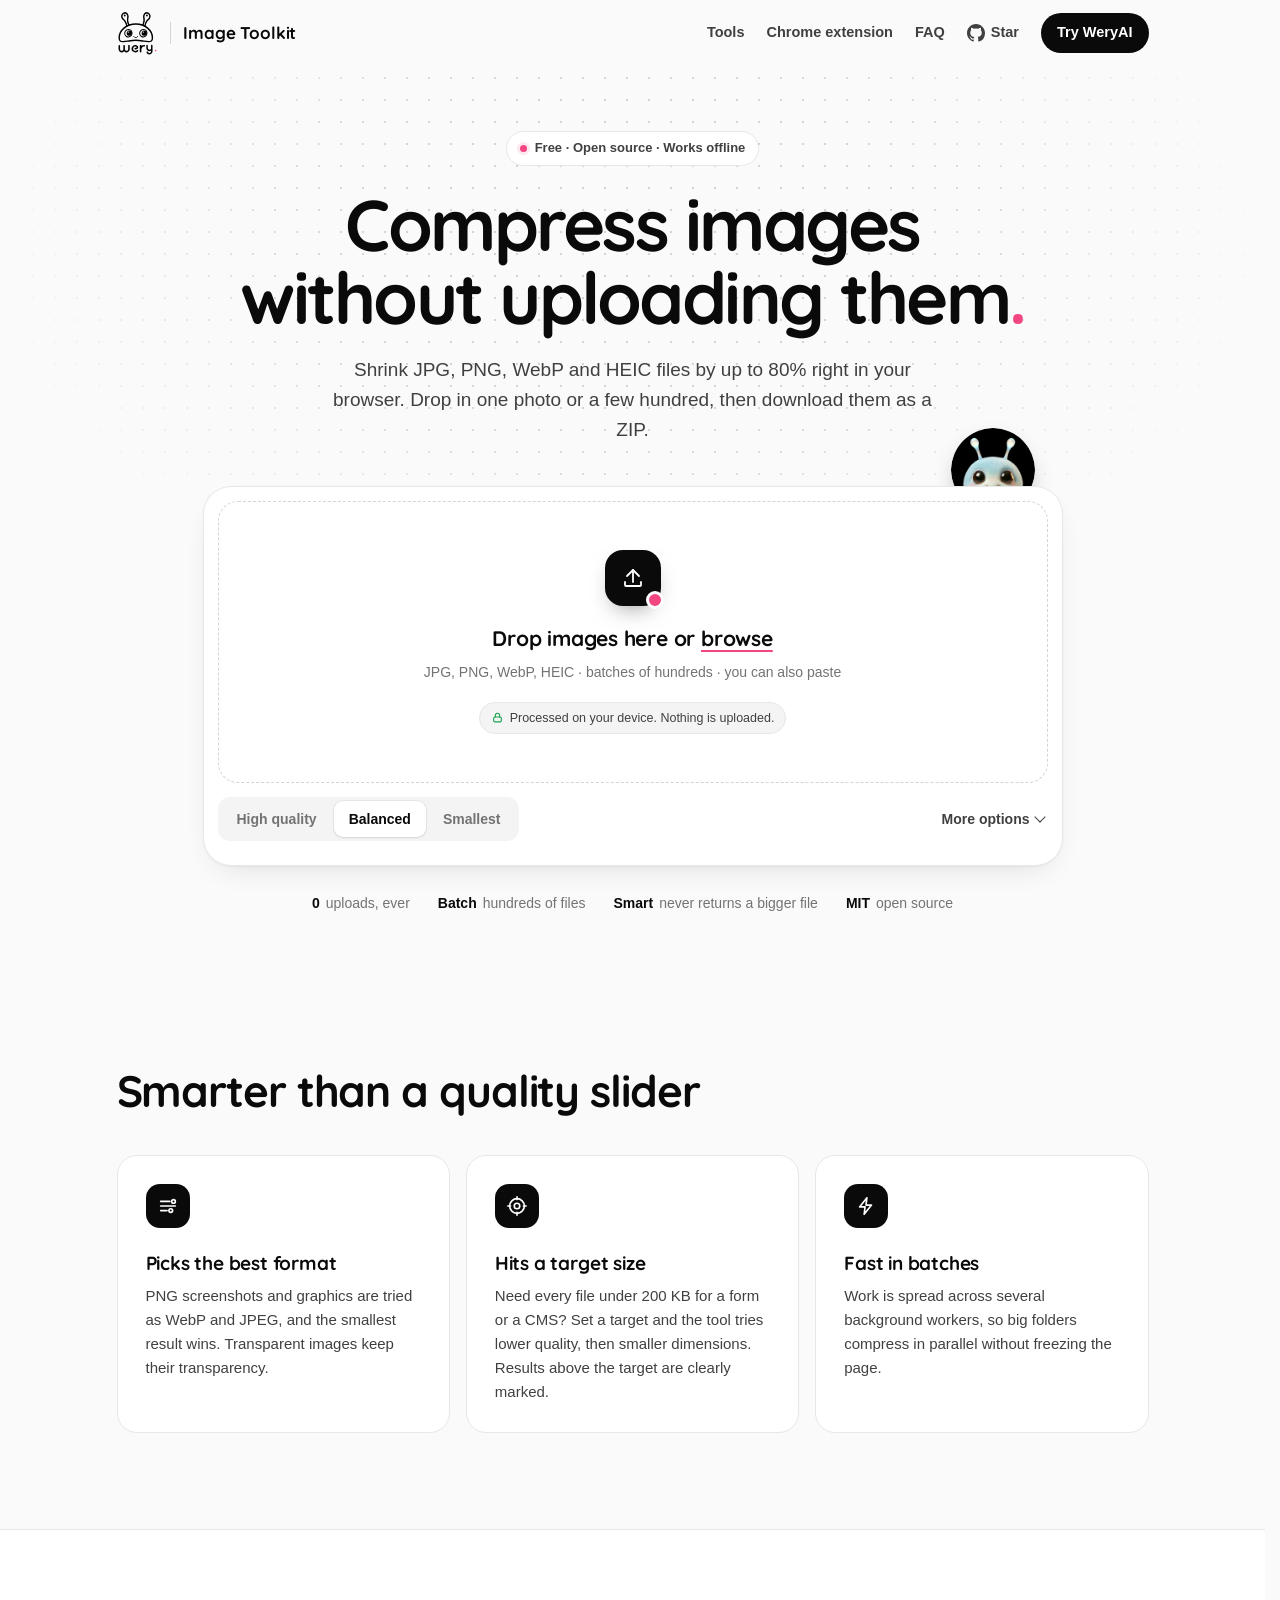
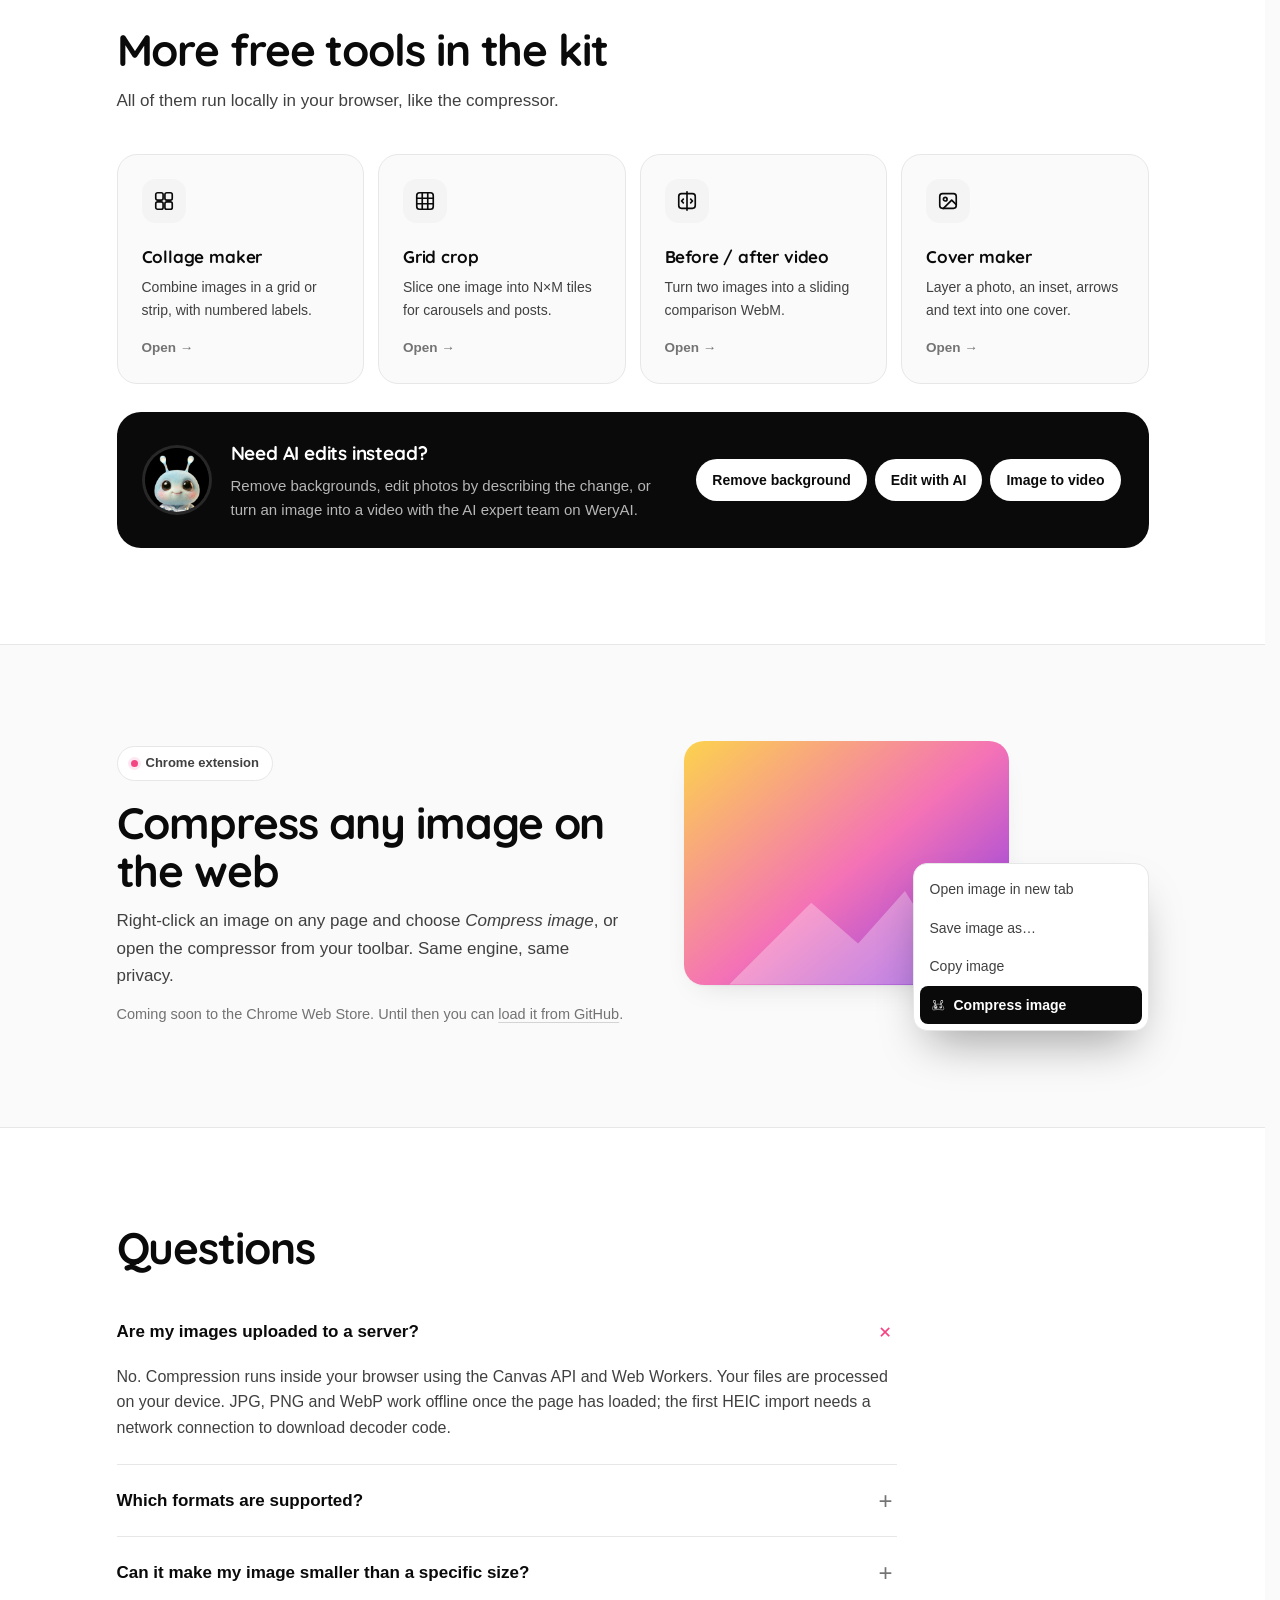
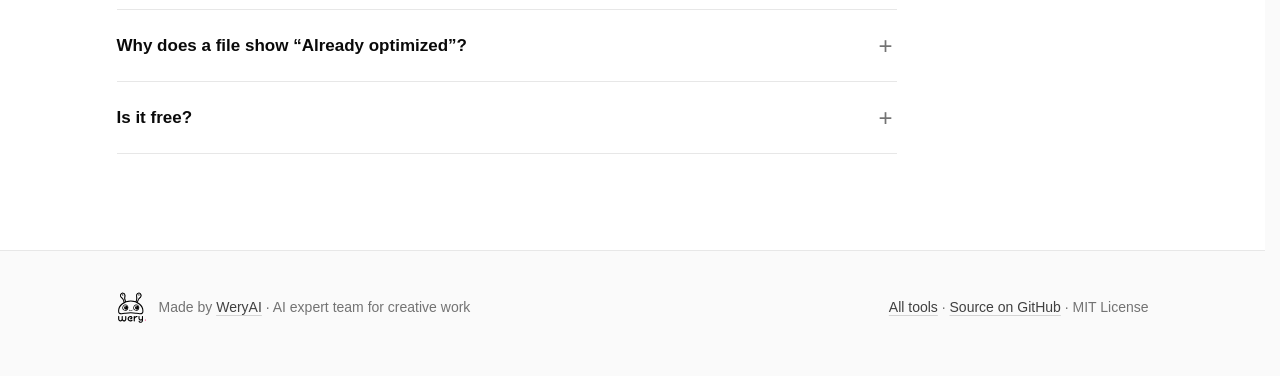
<file: index.html>
<!DOCTYPE html>
<html lang="en">
<head>
<meta charset="UTF-8">
<meta name="viewport" content="width=device-width, initial-scale=1">
<title>Free Image Compressor – Compress JPG, PNG & WebP in Your Browser | WeryAI</title>
<meta name="description" content="Compress JPG, PNG and WebP images for free, right in your browser. Batch hundreds of files, set a target size, download as ZIP. Nothing is uploaded.">
<link rel="canonical" href="https://weryaiexpertteam.github.io/browser-image-toolkit/">
<meta property="og:type" content="website">
<meta property="og:title" content="Free Image Compressor that never uploads your files">
<meta property="og:description" content="Batch-compress JPG, PNG and WebP in your browser. Open source, by WeryAI.">
<meta property="og:url" content="https://weryaiexpertteam.github.io/browser-image-toolkit/">
<meta name="theme-color" content="#0a0a0a">
<meta property="og:image" content="https://weryaiexpertteam.github.io/browser-image-toolkit/screenshots/00-compressor-home.jpg">
<link rel="icon" href="assets/icon.svg" type="image/svg+xml">
<link rel="preload" href="assets/fonts/Quicksand-VF.ttf" as="font" type="font/ttf" crossorigin>
<link rel="stylesheet" href="assets/compressor.css">
<link rel="stylesheet" href="assets/landing.css">
<script type="application/ld+json">
{"@context":"https://schema.org","@graph":[
 {"@type":"WebApplication","name":"WeryAI Image Compressor","url":"https://weryaiexpertteam.github.io/browser-image-toolkit/","applicationCategory":"MultimediaApplication","operatingSystem":"Any (modern browser)","offers":{"@type":"Offer","price":"0","priceCurrency":"USD"},"publisher":{"@type":"Organization","name":"WeryAI","url":"https://www.wery.ai/"}},
 {"@type":"FAQPage","mainEntity":[
  {"@type":"Question","name":"Are my images uploaded to a server?","acceptedAnswer":{"@type":"Answer","text":"No. Compression runs inside your browser using the Canvas API and Web Workers. Your files are processed on your device. JPG, PNG and WebP work offline once the page has loaded; the first HEIC import needs a network connection to download decoder code."}},
  {"@type":"Question","name":"Which formats are supported?","acceptedAnswer":{"@type":"Answer","text":"JPG, PNG, WebP, HEIC (iPhone photos), GIF (first frame) and BMP. You can keep the original format or convert to JPEG, WebP or PNG."}},
  {"@type":"Question","name":"Can it make my image smaller than a specific size?","acceptedAnswer":{"@type":"Answer","text":"Yes. Open More options and set a target size in KB. The compressor lowers quality, then tries smaller dimensions. If it cannot reach your target, the result is marked Target not reached."}},
  {"@type":"Question","name":"Why does a file show Already optimized?","acceptedAnswer":{"@type":"Answer","text":"If re-encoding would make the file bigger, the compressor keeps your original instead. This also applies to format changes, resizing and HEIC: if the result would grow, the original is returned and any skipped change is explained."}},
  {"@type":"Question","name":"Is it free?","acceptedAnswer":{"@type":"Answer","text":"Yes. It is free, has no limits or watermarks, and the source code is MIT-licensed on GitHub."}}
 ]}
]}
</script>
</head>
<body>
<header class="nav">
  <div class="wrap nav-in">
    <a class="logo" href="./" aria-label="WeryAI Image Toolkit home"><img class="logo-mark" src="assets/brand/wery-logo.svg" alt="wery." width="37" height="40"><span class="logo-sep"></span><span class="logo-name">Image Toolkit</span></a>
    <nav class="nav-links">
      <a href="#tools">Tools</a>
      <a href="#extension">Chrome extension</a>
      <a href="#faq">FAQ</a>
      <a class="nav-gh" href="https://github.com/WeryAIExpertTeam/browser-image-toolkit" aria-label="GitHub repository"><svg viewBox="0 0 16 16" width="18" height="18" fill="currentColor"><path d="M8 0C3.58 0 0 3.58 0 8c0 3.54 2.29 6.53 5.47 7.59.4.07.55-.17.55-.38v-1.33c-2.23.48-2.7-1.07-2.7-1.07-.36-.92-.89-1.17-.89-1.17-.73-.5.06-.49.06-.49.8.06 1.23.83 1.23.83.71 1.22 1.87.87 2.33.66.07-.52.28-.87.5-1.07-1.78-.2-3.64-.89-3.64-3.95 0-.87.31-1.59.82-2.15-.08-.2-.36-1.02.08-2.12 0 0 .67-.21 2.2.82a7.6 7.6 0 0 1 4 0c1.53-1.04 2.2-.82 2.2-.82.44 1.1.16 1.92.08 2.12.51.56.82 1.27.82 2.15 0 3.07-1.87 3.75-3.65 3.95.29.25.54.73.54 1.48v2.2c0 .21.15.46.55.38A8 8 0 0 0 16 8c0-4.42-3.58-8-8-8Z"/></svg><span>Star</span></a>
      <a class="nav-cta" href="https://www.wery.ai/?utm_source=github&utm_medium=pages&utm_campaign=image_toolkit&utm_content=nav">Try WeryAI</a>
    </nav>
  </div>
</header>

<main>
  <section class="hero">
    <div class="wrap hero-in">
      <p class="eyebrow"><span class="dot"></span>Free · Open source · Works offline</p>
      <h1>Compress images<br>without uploading them<span class="dot-pink">.</span></h1>
      <p class="lead">Shrink JPG, PNG, WebP and HEIC files by up to 80% right in your browser. Drop in one photo or a few hundred, then download them as a ZIP.</p>
      <div class="tool-wrap"><img class="mascot" src="assets/brand/wery-mascot.png" alt="" width="84" height="84"><div class="tool-card" data-compressor data-worker="assets/compress-worker.js" data-heic-src="https://cdn.jsdelivr.net/npm/heic2any@0.0.4/dist/heic2any.min.js"></div></div>
      <ul class="trust">
        <li><b>0</b> uploads, ever</li>
        <li><b>Batch</b> hundreds of files</li>
        <li><b>Smart</b> never returns a bigger file</li>
        <li><b>MIT</b> open source</li>
      </ul>
    </div>
  </section>

  <section class="section" id="how">
    <div class="wrap">
      <h2>Smarter than a quality slider</h2>
      <div class="grid-3">
        <article class="feat">
          <span class="feat-ic"><svg viewBox="0 0 24 24"><path d="M4 7h10M4 12h16M4 17h7"/><circle cx="18" cy="7" r="2"/><circle cx="15" cy="17" r="2"/></svg></span>
          <h3>Picks the best format</h3>
          <p>PNG screenshots and graphics are tried as WebP and JPEG, and the smallest result wins. Transparent images keep their transparency.</p>
        </article>
        <article class="feat">
          <span class="feat-ic"><svg viewBox="0 0 24 24"><circle cx="12" cy="12" r="8"/><circle cx="12" cy="12" r="3"/><path d="M12 2v3M12 19v3M2 12h3M19 12h3"/></svg></span>
          <h3>Hits a target size</h3>
          <p>Need every file under 200 KB for a form or a CMS? Set a target and the tool tries lower quality, then smaller dimensions. Results above the target are clearly marked.</p>
        </article>
        <article class="feat">
          <span class="feat-ic"><svg viewBox="0 0 24 24"><path d="M13 3 5 13h6l-1 8 8-10h-6l1-8Z"/></svg></span>
          <h3>Fast in batches</h3>
          <p>Work is spread across several background workers, so big folders compress in parallel without freezing the page.</p>
        </article>
      </div>
    </div>
  </section>

  <section class="section section-alt" id="tools">
    <div class="wrap">
      <h2>More free tools in the kit</h2>
      <p class="sub">All of them run locally in your browser, like the compressor.</p>
      <div class="grid-4">
        <a class="tool" href="tools.html#collage"><span class="tool-ic"><svg viewBox="0 0 24 24"><rect x="3" y="3" width="8" height="8" rx="2"/><rect x="13" y="3" width="8" height="8" rx="2"/><rect x="3" y="13" width="8" height="8" rx="2"/><rect x="13" y="13" width="8" height="8" rx="2"/></svg></span><h3>Collage maker</h3><p>Combine images in a grid or strip, with numbered labels.</p><span class="tool-go">Open →</span></a>
        <a class="tool" href="tools.html#cropper"><span class="tool-ic"><svg viewBox="0 0 24 24"><rect x="3" y="3" width="18" height="18" rx="3"/><path d="M9 3v18M15 3v18M3 9h18M3 15h18"/></svg></span><h3>Grid crop</h3><p>Slice one image into N×M tiles for carousels and posts.</p><span class="tool-go">Open →</span></a>
        <a class="tool" href="tools.html#compare"><span class="tool-ic"><svg viewBox="0 0 24 24"><rect x="3" y="4" width="18" height="16" rx="3"/><path d="M12 2v20"/><path d="m8 10-2 2 2 2M16 10l2 2-2 2"/></svg></span><h3>Before / after video</h3><p>Turn two images into a sliding comparison WebM.</p><span class="tool-go">Open →</span></a>
        <a class="tool" href="tools.html#cover"><span class="tool-ic"><svg viewBox="0 0 24 24"><rect x="3" y="4" width="18" height="16" rx="3"/><circle cx="9" cy="10" r="2"/><path d="m21 16-5-5-9 9"/></svg></span><h3>Cover maker</h3><p>Layer a photo, an inset, arrows and text into one cover.</p><span class="tool-go">Open →</span></a>
      </div>
      <div class="ai-band">
        <img class="ai-mascot" src="assets/brand/wery-mascot.png" alt="" width="64" height="64">
        <div class="ai-text">
          <h3>Need AI edits instead?</h3>
          <p>Remove backgrounds, edit photos by describing the change, or turn an image into a video with the AI expert team on WeryAI.</p>
        </div>
        <div class="ai-links">
          <a href="https://www.wery.ai/en/@Zeny-Design-AI-Expert-Workspace/ai-background-remover?utm_source=github&utm_medium=pages&utm_campaign=image_toolkit">Remove background</a>
          <a href="https://www.wery.ai/en/@Zeny-Design-AI-Expert-Workspace/ai-photo-editor?utm_source=github&utm_medium=pages&utm_campaign=image_toolkit">Edit with AI</a>
          <a href="https://www.wery.ai/en/@Vlo-Video-AI-Expert-Workspace/seedance-2-5?utm_source=github&utm_medium=pages&utm_campaign=image_toolkit">Image to video</a>
        </div>
      </div>
    </div>
  </section>

  <section class="section" id="extension">
    <div class="wrap ext">
      <div>
        <p class="eyebrow"><span class="dot"></span>Chrome extension</p>
        <h2>Compress any image on the web</h2>
        <p class="sub">Right-click an image on any page and choose <i>Compress image</i>, or open the compressor from your toolbar. Same engine, same privacy.</p>
        <p class="ext-note">Coming soon to the Chrome Web Store. Until then you can <a href="https://github.com/WeryAIExpertTeam/browser-image-toolkit/tree/main/extension">load it from GitHub</a>.</p>
      </div>
      <div class="ext-mock" aria-hidden="true">
        <div class="mock-img"></div>
        <div class="mock-menu">
          <span>Open image in new tab</span><span>Save image as…</span><span>Copy image</span>
          <span class="mock-hl"><img src="assets/icon.svg" alt="" width="16" height="16">Compress image</span>
        </div>
      </div>
    </div>
  </section>

  <section class="section section-alt" id="faq">
    <div class="wrap faq">
      <h2>Questions</h2>
      <details open><summary>Are my images uploaded to a server?</summary><p>No. Compression runs inside your browser using the Canvas API and Web Workers. Your files are processed on your device. JPG, PNG and WebP work offline once the page has loaded; the first HEIC import needs a network connection to download decoder code.</p></details>
      <details><summary>Which formats are supported?</summary><p>JPG, PNG, WebP, HEIC (iPhone photos), GIF (first frame) and BMP. You can keep the original format or convert to JPEG, WebP or PNG under <i>More options</i>.</p></details>
      <details><summary>Can it make my image smaller than a specific size?</summary><p>Yes. Open <i>More options</i> and set a target size in KB. The compressor lowers quality, then tries smaller dimensions. If it cannot reach your target, the result is marked Target not reached.</p></details>
      <details><summary>Why does a file show “Already optimized”?</summary><p>If re-encoding would make the file bigger, the compressor keeps your original instead. This also applies to format changes, resizing and HEIC: if the result would grow, the original is returned and any skipped change is explained.</p></details>
      <details><summary>Is it free?</summary><p>Yes. No limits, no watermarks, no account. The source code is MIT-licensed on <a href="https://github.com/WeryAIExpertTeam/browser-image-toolkit">GitHub</a>.</p></details>
    </div>
  </section>
</main>

<footer class="foot">
  <div class="wrap foot-in">
    <p class="foot-brand"><a href="https://www.wery.ai/?utm_source=github&utm_medium=pages&utm_campaign=image_toolkit" aria-label="WeryAI"><img src="assets/brand/wery-logo.svg" alt="wery." width="30" height="33"></a><span>Made by <a href="https://www.wery.ai/?utm_source=github&utm_medium=pages&utm_campaign=image_toolkit">WeryAI</a> · AI expert team for creative work</span></p>
    <p><a href="tools.html">All tools</a> · <a href="https://github.com/WeryAIExpertTeam/browser-image-toolkit">Source on GitHub</a> · MIT License</p>
  </div>
</footer>

<script src="assets/jszip.min.js"></script>
<script src="assets/compress-core.js"></script>
<script src="assets/compressor.js"></script>
</body>
</html>
</file>
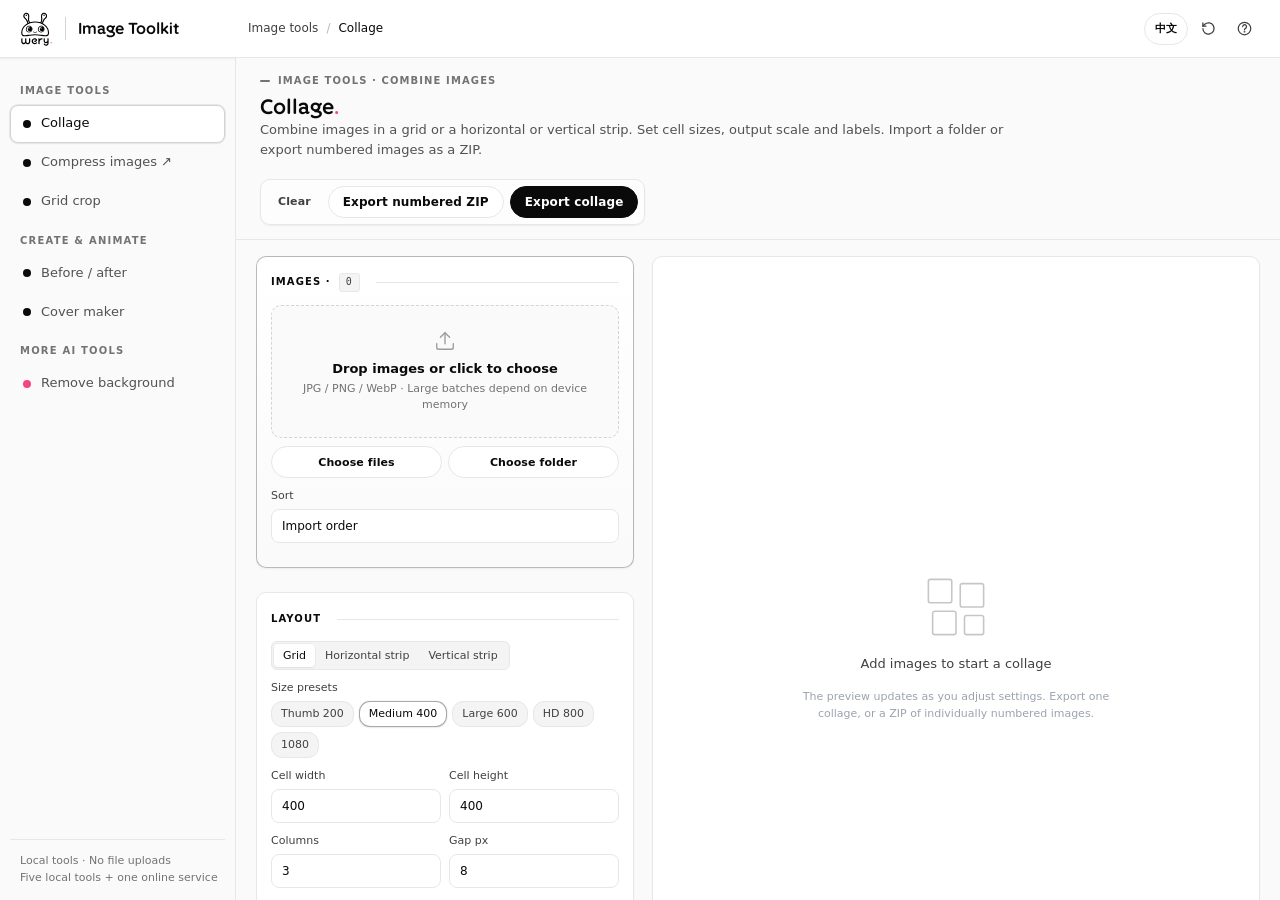
<file: tools.html>
<!DOCTYPE html>
<html lang="en">
<head>
<meta charset="UTF-8" />
<meta name="viewport" content="width=device-width, initial-scale=1" />
<meta name="description" content="Collage, compress HEIC/JPG/PNG/WebP, grid crop, create before-and-after videos and make covers. Five local image tools plus a link to WeryAI background removal." />
<meta name="color-scheme" content="dark" />
<title>Free Collage Maker, Grid Crop & Before/After Video – WeryAI Image Toolkit</title>
<link rel="canonical" href="https://weryaiexpertteam.github.io/browser-image-toolkit/tools.html">
<script src="assets/jszip.min.js"></script>
<style>
:root{
  --bg-0:#0A0A0B;--bg-1:#111114;--bg-2:#17171C;--bg-3:#1F1F25;--bg-4:#26262D;
  --border:#26262B;--border-strong:#3A3A42;--border-accent:rgba(99,102,241,.4);
  --text-1:#FAFAFA;--text-2:#A1A1AA;--text-3:#71717A;--text-4:#52525B;
  --accent:#6366F1;--accent-hover:#4F46E5;--accent-soft:rgba(99,102,241,.12);
  --accent-grad:linear-gradient(135deg,#6366F1 0%,#8B5CF6 100%);
  --tab-collage:#6366F1;--tab-compress:#10B981;--tab-cropper:#F59E0B;
  --tab-compare:#EC4899;--tab-cover:#8B5CF6;--tab-bgremove:#06B6D4;
  --success:#10B981;--warn:#F59E0B;--danger:#EF4444;--info:#06B6D4;
  --r-sm:6px;--r-md:10px;--r-lg:14px;
  --font:"Inter","SF Pro Text",-apple-system,"PingFang SC","Microsoft YaHei",system-ui,sans-serif;
  --mono:"JetBrains Mono","SF Mono",ui-monospace,monospace;
  --shadow-card:0 0 0 1px var(--border) inset,0 1px 0 rgba(255,255,255,.025) inset;
}
*,*::before,*::after{box-sizing:border-box}
html,body{margin:0;padding:0;height:100%;background:var(--bg-0);color:var(--text-1);font-family:var(--font);font-size:13px;line-height:1.45;-webkit-font-smoothing:antialiased;font-feature-settings:"cv11","ss01"}
body{background:var(--bg-0) radial-gradient(circle at 18% -10%,rgba(99,102,241,.08),transparent 50%) no-repeat fixed,var(--bg-0) radial-gradient(circle at 92% 110%,rgba(139,92,246,.06),transparent 50%) no-repeat fixed}
button,input,select,textarea{font-family:inherit;font-size:inherit;color:inherit}
::-webkit-scrollbar{width:8px;height:8px}::-webkit-scrollbar-track{background:transparent}
::-webkit-scrollbar-thumb{background:var(--border);border-radius:4px}::-webkit-scrollbar-thumb:hover{background:var(--border-strong)}

/* Layout */
.app{display:grid;grid-template-columns:228px 1fr;grid-template-rows:52px 1fr;height:100vh}
.topbar{grid-column:1/-1;display:flex;align-items:center;justify-content:space-between;padding:0 20px;border-bottom:1px solid var(--border);background:rgba(10,10,11,.7);backdrop-filter:blur(10px);position:relative;z-index:10}
.brand{display:flex;align-items:center;gap:10px}
.brand-mark{width:22px;height:22px;border-radius:6px;background:var(--accent-grad);box-shadow:0 0 0 1px rgba(99,102,241,.3),0 4px 12px rgba(99,102,241,.25);transition:transform .25s cubic-bezier(.2,.8,.2,1)}
.brand:hover .brand-mark{transform:rotate(90deg)}
.brand-text{font-weight:700;font-size:14px;letter-spacing:-.01em}
.brand-sep{color:var(--text-4);margin:0 4px}
.brand-sub{color:var(--text-2);font-weight:500;font-size:13px}

.bread{display:flex;align-items:center;gap:8px;color:var(--text-3);font-size:12px;font-weight:500;flex:1;justify-content:center}
.bread .crumb{color:var(--text-2)}
.bread .sep{opacity:.5}
.bread .cur{color:var(--text-1)}

.top-actions{display:flex;gap:4px;align-items:center}
.icon-btn{width:32px;height:32px;display:inline-flex;align-items:center;justify-content:center;border-radius:8px;border:1px solid transparent;background:transparent;color:var(--text-2);cursor:pointer;transition:all .15s ease}
.icon-btn:hover{background:var(--bg-2);color:var(--text-1);border-color:var(--border)}
.icon-btn svg{width:15px;height:15px}

/* Sidebar */
.sidebar{border-right:1px solid var(--border);padding:14px 10px;overflow-y:auto;background:var(--bg-0);display:flex;flex-direction:column}
.side-label{font-size:10px;text-transform:uppercase;letter-spacing:.14em;color:var(--text-4);padding:8px 10px 6px;font-weight:600}
.nav-item{position:relative;display:flex;align-items:center;gap:10px;padding:7px 10px 7px 14px;border-radius:7px;color:var(--text-2);cursor:pointer;font-weight:500;font-size:13px;transition:all .12s ease;user-select:none;margin-bottom:1px}
.nav-item:hover{background:var(--bg-2);color:var(--text-1)}
.nav-item.active{background:var(--bg-2);color:var(--text-1)}
.nav-item::before{content:"";position:absolute;left:4px;top:50%;height:0;width:2px;border-radius:2px;background:var(--nav-c,var(--accent));transition:height .15s ease;transform:translateY(-50%)}
.nav-item.active::before,.nav-item:hover::before{height:18px}
.nav-dot{width:7px;height:7px;border-radius:50%;background:var(--nav-c,var(--border-strong));box-shadow:0 0 0 0 var(--nav-c,transparent);transition:box-shadow .2s}
.nav-item.active .nav-dot{box-shadow:0 0 0 3px rgba(99,102,241,.15)}
.side-footer{margin-top:auto;padding-top:12px;border-top:1px solid var(--border);font-size:11px;color:var(--text-4);padding-left:10px}
.side-footer .hint-key{font-family:var(--mono);background:var(--bg-2);border:1px solid var(--border);padding:1px 5px;border-radius:3px;font-size:10px;margin:0 2px}

/* Main */
.main{overflow:auto;padding:24px 32px 100px;position:relative}
.tab-pane{display:none}
.tab-pane.active{display:block;animation:fadeIn 180ms cubic-bezier(.2,.8,.2,1)}
@keyframes fadeIn{from{opacity:0;transform:translateY(6px)}to{opacity:1;transform:none}}

.pane-head{margin-bottom:24px}
.eyebrow{display:flex;align-items:center;gap:8px;color:var(--eb-c,var(--text-3));font-size:11px;font-weight:600;text-transform:uppercase;letter-spacing:.14em;margin-bottom:8px}
.eyebrow::before{content:"";width:14px;height:2px;border-radius:2px;background:currentColor;display:inline-block}
.pane-title{font-size:22px;font-weight:700;letter-spacing:-.015em;margin:0 0 4px;color:var(--text-1)}
.pane-desc{color:var(--text-2);font-size:13px;margin:0;max-width:640px;line-height:1.55}
.pane-head-row{display:flex;align-items:flex-end;justify-content:space-between;gap:24px;flex-wrap:wrap}

/* Panel/card */
.panel{background:var(--bg-1);border:1px solid var(--border);border-radius:var(--r-md);padding:16px;box-shadow:var(--shadow-card)}
.panel+.panel{margin-top:12px}
.panel-title{font-size:10px;font-weight:700;text-transform:uppercase;letter-spacing:.14em;color:var(--text-3);margin:0 0 12px;display:flex;align-items:center;justify-content:space-between;gap:8px}
.panel-title::after{content:"";flex:1;height:1px;background:var(--border);margin-left:8px}
.panel-title-actions{display:flex;gap:4px}
.panel-sub{font-size:11px;font-weight:600;text-transform:uppercase;letter-spacing:.1em;color:var(--text-3);margin:14px 0 8px;padding-bottom:4px;border-bottom:1px solid var(--border)}

/* Layout grids */
.tool-3col{display:grid;grid-template-columns:340px 1fr;gap:14px;align-items:flex-start}
.tool-canvas-major{display:grid;grid-template-columns:300px 1fr;gap:14px;align-items:flex-start}
.tool-wide-params{display:grid;grid-template-columns:380px 1fr;gap:14px;align-items:flex-start}
.tool-stack{display:flex;flex-direction:column;gap:14px}

/* Forms */
.field{display:flex;flex-direction:column;gap:5px;margin-bottom:10px}
.field:last-child{margin-bottom:0}
.field-row{display:grid;grid-template-columns:1fr 1fr;gap:8px}
.field-row.col-3{grid-template-columns:1fr 1fr 1fr}
.lbl{font-size:11px;color:var(--text-2);font-weight:500;display:flex;align-items:center;justify-content:space-between;gap:8px}
.lbl-val{font-family:var(--mono);font-size:10px;color:var(--text-3);background:var(--bg-2);padding:1px 5px;border-radius:3px;font-variant-numeric:tabular-nums}
input[type=text],input[type=number],input[type=password],input[type=url],select,textarea{width:100%;background:var(--bg-2);border:1px solid var(--border);color:var(--text-1);padding:6px 10px;border-radius:var(--r-sm);outline:none;transition:border-color .12s ease,box-shadow .12s ease;font-family:inherit;font-size:12px}
input:focus,select:focus,textarea:focus{border-color:var(--accent);box-shadow:0 0 0 2px rgba(99,102,241,.18);background:var(--bg-1)}
input[type=color]{width:34px;height:30px;background:var(--bg-2);border:1px solid var(--border);border-radius:var(--r-sm);padding:2px;cursor:pointer}
input[type=range]{width:100%;accent-color:var(--accent);height:16px}
textarea{resize:vertical;min-height:72px;font-family:inherit;line-height:1.5}
select{appearance:none;background-image:url("data:image/svg+xml;utf8,<svg xmlns='http://www.w3.org/2000/svg' width='12' height='12' viewBox='0 0 24 24' fill='none' stroke='%23A1A1AA' stroke-width='2.5' stroke-linecap='round'><polyline points='6 9 12 15 18 9'/></svg>");background-repeat:no-repeat;background-position:right 10px center;padding-right:30px;cursor:pointer}
.checkbox{display:inline-flex;align-items:center;gap:7px;cursor:pointer;color:var(--text-2);font-size:12px;user-select:none;margin-right:14px}
.checkbox input{accent-color:var(--accent);width:13px;height:13px;cursor:pointer}
.checkbox:hover{color:var(--text-1)}

.inline-row{display:flex;gap:6px;align-items:center}
.inline-row input[type=range]{flex:1}
.inline-row .num-input{width:60px}

/* Segmented */
.seg{display:inline-flex;background:var(--bg-2);border:1px solid var(--border);border-radius:var(--r-sm);padding:2px;gap:1px;flex-wrap:wrap}
.seg button{background:transparent;border:none;color:var(--text-2);padding:5px 9px;border-radius:4px;cursor:pointer;font-size:11px;font-weight:500;transition:all .12s ease;font-family:inherit}
.seg button:hover{color:var(--text-1)}
.seg button.on{background:var(--bg-0);color:var(--text-1);box-shadow:0 0 0 1px var(--border-strong)}

/* Chips */
.chips{display:flex;gap:5px;flex-wrap:wrap}
.chip{padding:4px 9px;background:var(--bg-2);border:1px solid var(--border);border-radius:11px;font-size:11px;color:var(--text-2);cursor:pointer;transition:all .12s ease;font-weight:500}
.chip:hover{color:var(--text-1);border-color:var(--border-strong)}
.chip.on{background:var(--accent-soft);border-color:var(--border-accent);color:#A5B4FC}

/* Buttons */
.btn{display:inline-flex;align-items:center;justify-content:center;gap:6px;border:1px solid transparent;border-radius:var(--r-sm);padding:7px 14px;font-size:12px;font-weight:600;cursor:pointer;transition:all .15s cubic-bezier(.2,.8,.2,1);background:transparent;color:var(--text-1);white-space:nowrap;letter-spacing:.01em}
.btn:disabled{opacity:.4;cursor:not-allowed}
.btn-primary{background:var(--accent);color:#fff;box-shadow:0 0 0 1px rgba(255,255,255,.05) inset,0 1px 0 rgba(255,255,255,.12) inset}
.btn-primary:hover:not(:disabled){background:var(--accent-hover);transform:translateY(-1px)}
.btn-secondary{background:var(--bg-2);border-color:var(--border);color:var(--text-1)}
.btn-secondary:hover:not(:disabled){background:var(--bg-3);border-color:var(--border-strong);transform:translateY(-1px)}
.btn-ghost{color:var(--text-2)}
.btn-ghost:hover:not(:disabled){background:var(--bg-2);color:var(--text-1)}
.btn-danger{color:var(--danger)}
.btn-danger:hover:not(:disabled){background:rgba(239,68,68,.1)}
.btn-sm{padding:5px 10px;font-size:11px}
.btn svg{width:13px;height:13px}
.btn-row{display:flex;gap:6px;flex-wrap:wrap}

/* Drop zones */
.dropzone{position:relative;border:1.5px dashed var(--border-strong);border-radius:var(--r-md);background:var(--bg-1);padding:24px 16px;text-align:center;cursor:pointer;transition:all .18s ease;color:var(--text-2)}
.dropzone:hover,.dropzone.over{border-color:var(--accent);background:var(--accent-soft);color:var(--text-1)}
.dropzone strong{color:var(--text-1);display:block;font-weight:600;margin-bottom:3px;font-size:13px}
.dropzone small{color:var(--text-3);font-size:11px;display:block}
.dropzone svg{display:block;margin:0 auto 8px;opacity:.5}
.dropzone.compact{padding:14px}
.dropzone.compact svg{display:none}
.dropzone-row{display:flex;gap:6px;margin-top:8px}
.dropzone-row .btn{flex:1}

/* Preview */
.preview{background:var(--bg-1);border:1px solid var(--border);border-radius:var(--r-md);min-height:440px;display:flex;align-items:center;justify-content:center;padding:18px;position:relative;overflow:auto;box-shadow:var(--shadow-card)}
.preview canvas,.preview img,.preview video{max-width:100%;border-radius:6px;display:block;margin:0 auto}
.empty{display:flex;flex-direction:column;align-items:center;gap:14px;color:var(--text-3);padding:50px 20px;text-align:center}
.empty svg{width:84px;height:84px;opacity:.4}
.empty .empty-title{font-size:13px;color:var(--text-2);font-weight:500}
.empty .empty-hint{font-size:11px;color:var(--text-4);max-width:320px;line-height:1.55}

/* Thumb grid */
.thumb-grid{display:grid;grid-template-columns:repeat(auto-fill,minmax(96px,1fr));gap:6px}
.thumb{position:relative;aspect-ratio:1;background:var(--bg-2);border:1px solid var(--border);border-radius:var(--r-sm);overflow:hidden;cursor:grab}
.thumb img{width:100%;height:100%;object-fit:cover;display:block}
.thumb.dragging{opacity:.4}
.thumb .x{position:absolute;top:3px;right:3px;width:18px;height:18px;border-radius:4px;background:rgba(0,0,0,.75);color:#fff;font-size:11px;display:flex;align-items:center;justify-content:center;cursor:pointer;opacity:0;transition:opacity .12s;border:none}
.thumb:hover .x{opacity:1}
.thumb .idx{position:absolute;bottom:3px;left:3px;background:rgba(0,0,0,.75);color:#fff;font-size:10px;padding:1px 4px;border-radius:3px;font-family:var(--mono);font-weight:500}
.thumb .nm{position:absolute;bottom:0;left:0;right:0;background:linear-gradient(transparent,rgba(0,0,0,.85));color:#fff;font-size:9px;padding:8px 4px 3px;text-overflow:ellipsis;overflow:hidden;white-space:nowrap}

/* Lists */
.list-row{display:grid;grid-template-columns:48px 1fr auto auto;gap:10px;padding:8px 10px;background:var(--bg-1);border:1px solid var(--border);border-radius:var(--r-sm);margin-bottom:4px;align-items:center;transition:border-color .12s}
.list-row:hover{border-color:var(--border-strong)}
.list-row img{width:48px;height:48px;object-fit:cover;border-radius:4px;background:var(--bg-2)}
.list-row .name{font-size:12px;color:var(--text-1);overflow:hidden;text-overflow:ellipsis;white-space:nowrap;font-weight:500}
.list-row .sub{display:flex;gap:4px;flex-wrap:wrap;align-items:center;margin-top:2px}
.list-row .meta{color:var(--text-3);font-size:10px;font-family:var(--mono)}
.size-chip{display:inline-block;padding:1px 6px;border-radius:3px;background:var(--bg-2);font-family:var(--mono);font-size:10px;color:var(--text-2)}
.size-chip.new{background:rgba(16,185,129,.12);color:#34D399}
.size-chip.bad{background:rgba(239,68,68,.12);color:#F87171}

/* Progress */
.progress{height:3px;background:var(--bg-2);border-radius:2px;overflow:hidden;margin-top:8px;position:relative}
.progress-bar{height:100%;background:var(--accent-grad);width:0%;transition:width .25s ease;border-radius:2px}
.progress.done .progress-bar{animation:flashOk .4s ease}
@keyframes flashOk{50%{background:var(--success)}}

/* Toast */
.toast{position:fixed;bottom:24px;left:50%;transform:translateX(-50%) translateY(40px);background:var(--bg-3);border:1px solid var(--border-strong);color:var(--text-1);padding:9px 16px;border-radius:8px;font-size:12px;z-index:9999;opacity:0;transition:opacity .24s ease,transform .24s cubic-bezier(.2,.8,.2,1);pointer-events:none;box-shadow:0 8px 24px rgba(0,0,0,.4)}
.toast.show{opacity:1;transform:translateX(-50%) translateY(0)}

/* Stats */
.stats{display:flex;gap:18px;padding:12px 14px;background:var(--bg-1);border:1px solid var(--border);border-radius:var(--r-md);margin-bottom:10px;flex-wrap:wrap;box-shadow:var(--shadow-card)}
.stat{display:flex;flex-direction:column}
.stat-v{font-size:18px;font-weight:700;color:var(--text-1);font-variant-numeric:tabular-nums;line-height:1.1;font-family:var(--mono)}
.stat-l{font-size:10px;color:var(--text-3);text-transform:uppercase;letter-spacing:.08em;font-weight:600;margin-top:3px}

.divider{height:1px;background:var(--border);margin:12px 0}
.hint{color:var(--text-3);font-size:11px;margin-top:4px;line-height:1.5}
.hint-warn{color:var(--warn)}
.hint-ok{color:var(--success)}
.tag{display:inline-block;padding:1px 6px;border-radius:3px;background:var(--bg-2);border:1px solid var(--border);font-size:10px;color:var(--text-2);font-family:var(--mono);font-weight:500}

.canvas-stack{position:relative;display:inline-block;line-height:0;max-width:100%}
.canvas-stack canvas{display:block;max-width:100%}
.canvas-stack .grid-overlay{position:absolute;top:0;left:0;pointer-events:none}

/* Compare 双图槽 */
.compare-grid{display:grid;grid-template-columns:1fr 1fr;gap:8px}
.compare-slot{background:var(--bg-2);border:1.5px dashed var(--border-strong);border-radius:var(--r-sm);min-height:120px;display:flex;align-items:center;justify-content:center;color:var(--text-3);cursor:pointer;overflow:hidden;position:relative;font-size:11px;font-weight:500;transition:all .15s}
.compare-slot:hover{border-color:var(--accent);color:var(--text-1)}
.compare-slot.has{border-style:solid;cursor:default}
.compare-slot img,.compare-slot video{max-width:100%;max-height:120px;object-fit:contain}
.compare-slot .clear-pill{position:absolute;top:5px;right:5px;background:rgba(0,0,0,.7);border:none;color:#fff;font-size:10px;border-radius:3px;padding:2px 6px;cursor:pointer}

/* Cover stage with drag */
.cover-stage{background:var(--bg-2);border-radius:var(--r-md);display:flex;align-items:center;justify-content:center;padding:12px;min-height:480px;position:relative;box-shadow:var(--shadow-card)}
.cover-stage canvas{max-width:100%;max-height:660px;cursor:default}
.cover-stage.dragging canvas{cursor:grabbing}
.handle-overlay{position:absolute;pointer-events:none}
.handle-overlay .h{position:absolute;width:9px;height:9px;background:var(--accent);border:2px solid #fff;border-radius:50%;transform:translate(-50%,-50%);pointer-events:auto;cursor:nwse-resize}
.handle-overlay .h-rot{cursor:grab;background:#fff}
.handle-overlay .ring{position:absolute;border:1.5px dashed var(--accent);pointer-events:none;border-radius:2px}

/* Status chip */
.status-chip{display:inline-flex;align-items:center;gap:5px;padding:2px 8px;border-radius:11px;font-size:10px;font-weight:600;font-family:var(--mono);letter-spacing:.04em}
.status-chip::before{content:"";width:5px;height:5px;border-radius:50%;background:currentColor}
.status-pending{background:var(--bg-2);color:var(--text-3)}
.status-running{background:rgba(99,102,241,.12);color:#A5B4FC}
.status-done{background:rgba(16,185,129,.12);color:#34D399}
.status-failed{background:rgba(239,68,68,.12);color:#F87171}

/* Modal */
.modal-bg{position:fixed;inset:0;background:rgba(0,0,0,.65);backdrop-filter:blur(6px);z-index:1000;display:none;align-items:center;justify-content:center;padding:24px}
.modal-bg.show{display:flex;animation:fadeIn .2s ease}
.modal{background:var(--bg-1);border:1px solid var(--border);border-radius:var(--r-lg);width:560px;max-width:100%;max-height:90vh;overflow:auto;box-shadow:0 24px 60px rgba(0,0,0,.5);animation:modalIn .25s cubic-bezier(.2,.8,.2,1)}
@keyframes modalIn{from{transform:scale(.96);opacity:0}to{transform:scale(1);opacity:1}}
.modal-head{padding:16px 20px;border-bottom:1px solid var(--border);display:flex;align-items:center;justify-content:space-between}
.modal-title{font-size:14px;font-weight:600;margin:0;letter-spacing:-.01em}
.modal-body{padding:18px 20px}
.modal-foot{padding:12px 20px;border-top:1px solid var(--border);display:flex;justify-content:flex-end;gap:8px}

/* Tab-specific eyebrow colors */
#tab-collage{--eb-c:var(--tab-collage)}
#tab-compress{--eb-c:var(--tab-compress)}
#tab-cropper{--eb-c:var(--tab-cropper)}
#tab-compare{--eb-c:var(--tab-compare)}
#tab-cover{--eb-c:var(--tab-cover)}
#tab-bgremove{--eb-c:var(--tab-bgremove)}

@media (max-width:1280px){
  .tool-3col,.tool-canvas-major,.tool-wide-params{grid-template-columns:1fr}
}
</style>
<link rel="stylesheet" href="assets/bifrost.css">
<link rel="stylesheet" href="assets/workbench.css">
<link rel="icon" href="assets/icon.svg" type="image/svg+xml">
<link rel="stylesheet" href="assets/toolkit.css">
</head>
<body class="bifrost-shell bifrost-single">
<div class="app">
  <header class="topbar">
    <a class="brand" href="./" style="text-decoration:none;color:inherit">
      <img class="brand-logo" src="assets/brand/wery-logo.svg" alt="wery." width="33" height="36">
      <span class="brand-text">Image Toolkit</span>
      <span class="brand-sep">·</span>
      <span class="brand-sub">Browser tools</span>
    </a>
    <nav class="bread">
      <span class="crumb">Image tools</span>
      <span class="sep">/</span>
      <span class="cur" id="bread-cur">Collage</span>
    </nav>
    <div class="top-actions"><button class="btn btn-secondary btn-sm" id="language-toggle" type="button" aria-label="Switch to Chinese">中文</button>
      <button class="icon-btn" id="btn-reset" title="Reset current tool">
        <svg viewBox="0 0 24 24" fill="none" stroke="currentColor" stroke-width="2" stroke-linecap="round"><path d="M3 12a9 9 0 1 0 3-6.7L3 8"/><path d="M3 3v5h5"/></svg>
      </button>
      <button class="icon-btn" id="btn-help" title="Help">
        <svg viewBox="0 0 24 24" fill="none" stroke="currentColor" stroke-width="2" stroke-linecap="round"><circle cx="12" cy="12" r="10"/><path d="M9.1 9a3 3 0 1 1 5.8 1c0 2-3 2-3 4"/><circle cx="12" cy="17" r=".5" fill="currentColor"/></svg>
      </button>
    </div>
  </header>

  <nav class="sidebar">
    <div class="side-label">Image tools</div>
    <div class="nav-item active" data-tab="collage" style="--nav-c:var(--tab-collage)"><span class="nav-dot"></span>Collage</div>
    <a class="nav-item" href="./" style="--nav-c:var(--tab-compress);text-decoration:none"><span class="nav-dot"></span>Compress images ↗</a>
    <div class="nav-item" data-tab="cropper" style="--nav-c:var(--tab-cropper)"><span class="nav-dot"></span>Grid crop</div>
    <div class="side-label">Create & animate</div>
    <div class="nav-item" data-tab="compare" style="--nav-c:var(--tab-compare)"><span class="nav-dot"></span>Before / after</div>
    <div class="nav-item" data-tab="cover" style="--nav-c:var(--tab-cover)"><span class="nav-dot"></span>Cover maker</div>
    <div class="side-label">More AI tools</div>
    <div class="nav-item" data-tab="bgremove" style="--nav-c:var(--tab-bgremove)"><span class="nav-dot"></span>Remove background</div>
    <div class="side-footer">
      Local tools · No file uploads<br>
Five local tools + one online service
    </div>
  </nav>

  <main class="main">

    <!-- ============ Collage ============ -->
    <section class="tab-pane active" id="tab-collage">
      <div class="pane-head">
        <div class="eyebrow">Image tools · Combine images</div>
        <div class="pane-head-row">
          <div>
            <h1 class="pane-title">Collage</h1>
            <p class="pane-desc">Combine images in a grid or a horizontal or vertical strip. Set cell sizes, output scale and labels. Import a folder or export numbered images as a ZIP.</p>
          </div>
          <div class="btn-row">
            <button class="btn btn-ghost btn-sm" id="cl-clear">Clear</button>
            <button class="btn btn-secondary" id="cl-export-each">Export numbered ZIP</button>
            <button class="btn btn-primary" id="cl-export">Export collage</button>
          </div>
        </div>
      </div>

      <div class="tool-wide-params">
        <div class="tool-stack">
          <div class="panel">
            <div class="panel-title">Layout</div>
            <div class="seg" id="cl-mode">
              <button data-v="grid" class="on">Grid</button>
              <button data-v="hconcat">Horizontal strip</button>
              <button data-v="vconcat">Vertical strip</button>
            </div>
            <div class="field" style="margin-top:10px"><label class="lbl">Size presets</label>
              <div class="chips" id="cl-preset">
                <span class="chip" data-cw="200" data-ch="200">Thumb 200</span>
                <span class="chip on" data-cw="400" data-ch="400">Medium 400</span>
                <span class="chip" data-cw="600" data-ch="600">Large 600</span>
                <span class="chip" data-cw="800" data-ch="800">HD 800</span>
                <span class="chip" data-cw="1080" data-ch="1080">1080</span>
              </div>
            </div>
            <div class="field-row">
              <div class="field"><label class="lbl">Cell width</label><input type="number" id="cl-cellw" value="400" min="20"></div>
              <div class="field"><label class="lbl">Cell height</label><input type="number" id="cl-cellh" value="400" min="20"></div>
            </div>
            <div class="field-row" id="cl-grid-only">
              <div class="field"><label class="lbl">Columns</label><input type="number" id="cl-cols" value="3" min="1" max="20"></div>
              <div class="field"><label class="lbl">Gap px</label><input type="number" id="cl-gap" value="8" min="0"></div>
            </div>
            <div class="field"><label class="lbl">Output scale</label>
              <div class="seg" id="cl-scale">
                <button data-v="1" class="on">1×</button>
                <button data-v="1.5">1.5×</button>
                <button data-v="2">2× Retina</button>
                <button data-v="3">3× High resolution</button>
              </div>
            </div>
            <div class="field-row">
              <div class="field"><label class="lbl">Image fit</label>
                <select id="cl-fit"><option value="cover">Fill and crop</option><option value="contain">Contain full image</option></select>
              </div>
              <div class="field"><label class="lbl">Background color</label><input type="color" id="cl-bg" value="#0A0A0B"></div>
            </div>
            <div class="field"><label class="lbl">Output quality <span class="lbl-val" id="cl-qv">0.92</span></label>
              <input type="range" id="cl-quality" min="0.5" max="1" step="0.02" value="0.92">
            </div>
          </div>

          <div class="panel">
            <div class="panel-title">Labels</div>
            <label class="checkbox"><input type="checkbox" id="cl-lbl-idx"> Show numbers</label>
            <label class="checkbox"><input type="checkbox" id="cl-lbl-name"> Show filenames</label>
            <div class="field-row" style="margin-top:8px">
              <div class="field"><label class="lbl">Start number</label><input type="number" id="cl-lbl-start" value="1"></div>
              <div class="field"><label class="lbl">Font size px</label><input type="number" id="cl-lbl-size" value="20" min="8"></div>
            </div>
            <div class="field"><label class="lbl">Label position</label>
              <div class="seg" id="cl-lbl-pos">
                <button data-v="tl" class="on">Top left</button>
                <button data-v="tr">Top right</button>
                <button data-v="bl">Bottom left</button>
                <button data-v="br">Bottom right</button>
              </div>
            </div>
            <div class="field-row">
              <div class="field"><label class="lbl">Text color</label><input type="color" id="cl-lbl-fg" value="#FFFFFF"></div>
              <div class="field"><label class="lbl">Label background</label><input type="color" id="cl-lbl-bg" value="#000000"></div>
            </div>
            <div class="field"><label class="lbl">Padding px</label><input type="number" id="cl-lbl-pad" value="8" min="0"></div>
          </div>

          <div class="panel">
            <div class="panel-title">Images · <span id="cl-count" class="tag">0</span></div>
            <div class="dropzone" id="cl-drop">
              <svg width="22" height="22" viewBox="0 0 24 24" fill="none" stroke="currentColor" stroke-width="1.5" stroke-linecap="round"><path d="M21 15v4a2 2 0 0 1-2 2H5a2 2 0 0 1-2-2v-4"/><polyline points="17 8 12 3 7 8"/><line x1="12" y1="3" x2="12" y2="15"/></svg>
              <strong>Drop images or click to choose</strong>
              <small>JPG / PNG / WebP · Large batches depend on device memory</small>
            </div>
            <div class="dropzone-row">
              <button class="btn btn-secondary btn-sm" id="cl-pick-file">Choose files</button>
              <button class="btn btn-secondary btn-sm" id="cl-pick-folder">Choose folder</button>
            </div>
            <input type="file" id="cl-input" accept="image/*" multiple hidden>
            <input type="file" id="cl-input-folder" webkitdirectory multiple hidden>
            <div class="field" style="margin-top:10px"><label class="lbl">Sort</label>
              <select id="cl-sort">
                <option value="import">Import order</option>
                <option value="name-asc">Filename A→Z</option>
                <option value="name-desc">Filename Z→A</option>
                <option value="size-desc">Largest first</option>
                <option value="random">Shuffle</option>
              </select>
            </div>
            <div class="thumb-grid" id="cl-thumbs" style="margin-top:10px;max-height:280px;overflow-y:auto"></div>
          </div>
        </div>

        <div class="preview" id="cl-preview">
          <div class="empty">
            <svg viewBox="0 0 64 64" fill="none" stroke="currentColor" stroke-width="1.5">
              <rect x="6" y="6" width="22" height="22" rx="2"/>
              <rect x="36" y="10" width="22" height="22" rx="2"/>
              <rect x="10" y="36" width="22" height="22" rx="2"/>
              <rect x="40" y="40" width="18" height="18" rx="2"/>
            </svg>
            <div class="empty-title">Add images to start a collage</div>
            <div class="empty-hint">The preview updates as you adjust settings. Export one collage, or a ZIP of individually numbered images.</div>
          </div>
        </div>
      </div>
    </section>

    <!-- ============ Compress images ============ -->
    <section class="tab-pane" id="tab-compress">
      <div class="pane-head">
        <div class="eyebrow">Image tools · Batch optimization</div>
        <div class="pane-head-row">
          <div>
            <h1 class="pane-title">Compress images</h1>
            <p class="pane-desc">Compress JPG, PNG, WebP and HEIC locally with browser workers. Set quality, maximum dimensions or an approximate target size. Download individually or as a ZIP.</p>
          </div>
          <div class="btn-row">
            <button class="btn btn-ghost btn-sm" id="cp-clear">Clear</button>
            <button class="btn btn-primary" id="cp-run">Start compression</button>
            <button class="btn btn-secondary" id="cp-download" disabled>Download ZIP</button>
          </div>
        </div>
      </div>

      <div class="tool-3col">
        <div class="tool-stack">
          <div class="panel">
            <div class="panel-title">Compression strategy</div>
            <div class="field"><label class="lbl">Strategy</label>
              <select id="cp-strategy">
                <option value="smart">Balanced (PNG → WebP)</option>
                <option value="quality">Quality first</option>
                <option value="size">Smaller files</option>
                <option value="manual">Manual settings</option>
              </select>
            </div>
            <div class="field"><label class="lbl">Quality <span class="lbl-val" id="cp-qv">0.82</span></label>
              <input type="range" id="cp-quality" min="0.3" max="1" step="0.02" value="0.82">
            </div>
            <div class="field"><label class="lbl">Output format</label>
              <select id="cp-format">
                <option value="auto">Keep original format</option>
                <option value="image/jpeg">JPEG</option>
                <option value="image/webp">WebP</option>
                <option value="image/png">PNG (lossless)</option>
              </select>
            </div>
          </div>

          <div class="panel">
            <div class="panel-title">Dimensions & size</div>
            <label class="checkbox"><input type="checkbox" id="cp-resize-on"> Limit longest edge</label>
            <div class="field" style="margin-top:6px"><input type="number" id="cp-maxside" value="2048" min="100" placeholder="Pixels"></div>
            <label class="checkbox" style="margin-top:8px"><input type="checkbox" id="cp-target-on"> Target file size (KB)</label>
            <div class="field" style="margin-top:6px"><input type="number" id="cp-target" value="300" min="10" placeholder="KB"></div>
            <div class="hint">Tries to approach the target size; it may take longer and the target is not guaranteed.</div>
          </div>

          <div class="panel">
            <div class="panel-title">Processing</div>
            <div class="field"><label class="lbl">Workers <span class="lbl-val" id="cp-cv">4</span></label>
              <input type="range" id="cp-concurrency" min="1" max="8" step="1" value="4">
            </div>
            <div class="field"><label class="lbl">Download options</label>
              <select id="cp-dlmode">
                <option value="zip">ZIP only</option>
                <option value="each">Individual files</option>
                <option value="both">Both</option>
              </select>
            </div>
            <div class="progress"><div class="progress-bar" id="cp-prog"></div></div>
            <div class="hint" id="cp-status" style="margin-top:5px">Ready</div>
          </div>

          <div class="panel">
            <div class="panel-title">Files · <span id="cp-count" class="tag">0</span></div>
            <div class="dropzone compact" id="cp-drop"><strong>Drop or choose images</strong><small>HEIC / HEIF supported · Decoder loads on demand</small></div>
            <input type="file" id="cp-input" accept="image/*,.heic,.heif" multiple hidden>
          </div>
        </div>

        <div>
          <div class="stats" id="cp-stats" style="display:none">
            <div class="stat"><div class="stat-v" id="cp-stat-total">0</div><div class="stat-l">Files</div></div>
            <div class="stat"><div class="stat-v" id="cp-stat-orig">0</div><div class="stat-l">Original size</div></div>
            <div class="stat"><div class="stat-v" id="cp-stat-new">0</div><div class="stat-l">After compression</div></div>
            <div class="stat"><div class="stat-v" id="cp-stat-save">0%</div><div class="stat-l">Saved</div></div>
            <div class="stat"><div class="stat-v" id="cp-stat-time">0s</div><div class="stat-l">Time</div></div>
          </div>
          <div id="cp-list" style="min-height:300px"></div>
          <div class="empty" id="cp-empty" style="display:flex">
            <svg viewBox="0 0 64 64" fill="none" stroke="currentColor" stroke-width="1.5"><rect x="14" y="8" width="36" height="14" rx="3"/><rect x="10" y="26" width="44" height="14" rx="3"/><rect x="14" y="44" width="36" height="12" rx="3"/><path d="M32 24v18m0 0l-4-4m4 4l4-4"/></svg>
            <div class="empty-title">Add images to get started</div>
            <div class="empty-hint">For large batches, turn off target size for faster processing.</div>
          </div>
        </div>
      </div>
    </section>

    <!-- ============ Grid crop ============ -->
    <section class="tab-pane" id="tab-cropper">
      <div class="pane-head">
        <div class="eyebrow">Image tools · Slice an image</div>
        <div class="pane-head-row">
          <div>
            <h1 class="pane-title">Grid crop</h1>
            <p class="pane-desc">Split an image into rows and columns. Adjust tile size and offsets, check the highlighted bounds, and download a ZIP of the tiles.</p>
          </div>
          <div class="btn-row">
            <button class="btn btn-ghost btn-sm" id="cr-auto">Auto divide</button>
            <button class="btn btn-ghost btn-sm" id="cr-center">Center</button>
            <button class="btn btn-primary" id="cr-run" disabled>Crop & download ZIP</button>
          </div>
        </div>
      </div>

      <div class="tool-canvas-major">
        <div class="tool-stack">
          <div class="panel">
            <div class="panel-title">Rows & columns</div>
            <div class="field-row">
              <div class="field"><label class="lbl">Rows</label><input type="number" id="cr-rows" value="3" min="1" max="30"></div>
              <div class="field"><label class="lbl">Columns</label><input type="number" id="cr-cols" value="3" min="1" max="30"></div>
            </div>
            <div class="panel-sub">Tile size</div>
            <div class="field-row">
              <div class="field"><label class="lbl">Width px</label><input type="number" id="cr-pw" value="200" min="1"></div>
              <div class="field"><label class="lbl">Height px</label><input type="number" id="cr-ph" value="200" min="1"></div>
            </div>
            <div class="panel-sub">Starting offset</div>
            <div class="field-row">
              <div class="field"><label class="lbl">X</label><input type="number" id="cr-ox" value="0" min="0"></div>
              <div class="field"><label class="lbl">Y</label><input type="number" id="cr-oy" value="0" min="0"></div>
            </div>
            <div class="panel-sub">Export</div>
            <div class="field"><label class="lbl">Filename prefix</label><input type="text" id="cr-prefix" value="piece"></div>
            <div class="field"><label class="lbl">Format</label>
              <select id="cr-fmt"><option value="image/png">PNG</option><option value="image/jpeg">JPEG</option><option value="image/webp">WebP</option></select>
            </div>
          </div>

          <div class="panel">
            <div class="panel-title">Source image</div>
            <div class="dropzone compact" id="cr-drop"><strong>Drop or choose images</strong><small>One image</small></div>
            <input type="file" id="cr-input" accept="image/*" hidden>
            <div id="cr-info" class="hint" style="margin-top:10px">No image loaded</div>
          </div>
        </div>

        <div class="preview" id="cr-preview">
          <div class="empty">
            <svg viewBox="0 0 64 64" fill="none" stroke="currentColor" stroke-width="1.5"><rect x="8" y="8" width="48" height="48" rx="2"/><line x1="24" y1="8" x2="24" y2="56"/><line x1="40" y1="8" x2="40" y2="56"/><line x1="8" y1="24" x2="56" y2="24"/><line x1="8" y1="40" x2="56" y2="40"/></svg>
            <div class="empty-title">Add an image to preview the grid</div>
            <div class="empty-hint">Blue dashed lines mark tile edges. Gray areas are excluded; orange indicates out-of-bounds tiles.</div>
          </div>
        </div>
      </div>
    </section>

    <!-- ============ Before / after ============ -->
    <section class="tab-pane" id="tab-compare">
      <div class="pane-head">
        <div class="eyebrow">Create & animate · Image comparison</div>
        <div class="pane-head-row">
          <div>
            <h1 class="pane-title">Before-and-after video</h1>
            <p class="pane-desc">Reveal two images with a sliding divider. Preview the transition, adjust easing and divider styling, and record a WebM video in your browser.</p>
          </div>
          <div class="btn-row">
            <button class="btn btn-ghost btn-sm" id="cm-stop" style="display:none">Stop preview</button>
            <button class="btn btn-secondary" id="cm-preview" disabled>Preview</button>
            <button class="btn btn-primary" id="cm-record" disabled>Record WebM</button>
          </div>
        </div>
      </div>

      <div class="tool-wide-params">
        <div class="tool-stack">
          <div class="panel">
            <div class="panel-title">Images A / B</div>
            <div class="compare-grid">
              <div class="compare-slot" id="cm-slot-a"><span>+ Image A<br><small style="color:var(--text-3)">Before</small></span><input type="file" id="cm-input-a" accept="image/*" hidden></div>
              <div class="compare-slot" id="cm-slot-b"><span>+ Image B<br><small style="color:var(--text-3)">After</small></span><input type="file" id="cm-input-b" accept="image/*" hidden></div>
            </div>
          </div>
          <div class="panel">
            <div class="panel-title">Canvas</div>
            <div class="field-row">
              <div class="field"><label class="lbl">Output width px</label><input type="number" id="cm-w" value="1080"></div>
              <div class="field"><label class="lbl">Aspect ratio</label>
                <select id="cm-ratio">
                  <option value="A">Image A ratio</option>
                  <option value="B">Image B ratio</option>
                  <option value="16/9">16:9</option>
                  <option value="9/16">9:16</option>
                  <option value="1/1">1:1</option>
                  <option value="4/3">4:3</option>
                  <option value="3/4">3:4</option>
                </select>
              </div>
            </div>
            <div class="field-row">
              <div class="field"><label class="lbl">Duration (seconds)</label><input type="number" id="cm-dur" value="3" min="0.5" step="0.5"></div>
              <div class="field"><label class="lbl">Frame rate FPS</label><input type="number" id="cm-fps" value="30" min="15" max="60"></div>
            </div>
            <div class="field"><label class="lbl">Background color</label><input type="color" id="cm-bg" value="#0A0A0B"></div>
          </div>
          <div class="panel">
            <div class="panel-title">Divider</div>
            <label class="checkbox"><input type="checkbox" id="cm-line-on" checked> Show divider</label>
            <div class="field-row" style="margin-top:8px">
              <div class="field"><label class="lbl">Line width</label><input type="number" id="cm-lw" value="4" min="0"></div>
              <div class="field"><label class="lbl">Line color</label><input type="color" id="cm-lc" value="#FFFFFF"></div>
            </div>
            <label class="checkbox"><input type="checkbox" id="cm-glow" checked> Glow gradient</label>
            <div class="panel-sub">Animation</div>
            <label class="checkbox"><input type="checkbox" id="cm-easing" checked> Enable easing</label>
            <div class="field"><label class="lbl">Easing type</label>
              <select id="cm-ease-type">
                <option value="cubic">Cubic ease in/out</option>
                <option value="quad">Quadratic ease in/out</option>
                <option value="linear">Linear</option>
                <option value="in">Ease in</option>
                <option value="out">Ease out</option>
              </select>
            </div>
          </div>
        </div>

        <div class="preview" id="cm-prev-wrap">
          <canvas id="cm-canvas" style="display:none"></canvas>
          <div class="empty" id="cm-empty">
            <svg viewBox="0 0 64 64" fill="none" stroke="currentColor" stroke-width="1.5"><circle cx="22" cy="32" r="16"/><circle cx="42" cy="32" r="16"/><line x1="32" y1="14" x2="32" y2="50"/></svg>
            <div class="empty-title">Add two images to compare</div>
            <div class="empty-hint">Canvas dimensions follow the selected width and aspect ratio.</div>
          </div>
        </div>
      </div>
    </section>

    <!-- ============ Cover maker ============ -->
    <section class="tab-pane" id="tab-cover">
      <div class="pane-head">
        <div class="eyebrow">Create & animate · Design a cover</div>
        <div class="pane-head-row">
          <div>
            <h1 class="pane-title">Cover maker</h1>
            <p class="pane-desc">Combine a background, an overlay, arrows and a caption. You can <strong>drag the overlay</strong> directly, resize it with the corner handles and adjust its rotation.</p>
          </div>
          <div class="btn-row">
            <button class="btn btn-ghost btn-sm" id="cv-reset">Reset</button>
            <button class="btn btn-primary" id="cv-download" disabled>Export JPG</button>
          </div>
        </div>
      </div>

      <div class="tool-canvas-major">
        <div class="tool-stack">
          <div class="panel">
            <div class="panel-title">Images</div>
            <div class="field"><label class="lbl">Background image</label>
              <div class="dropzone compact" id="cv-drop-bg"><strong>Choose or drop an image</strong></div>
              <input type="file" id="cv-bg-input" accept="image/*" hidden>
            </div>
            <div class="field"><label class="lbl">Overlay image</label>
              <div class="dropzone compact" id="cv-drop-fg"><strong>Choose or drop an image</strong></div>
              <input type="file" id="cv-fg-input" accept="image/*" hidden>
            </div>
          </div>
          <div class="panel">
            <div class="panel-title">Overlay</div>
            <div class="field"><label class="lbl">Shape</label>
              <div class="seg" id="cv-shape">
                <button data-v="rect" class="on">Rectangle</button>
                <button data-v="round">Rounded</button>
                <button data-v="circle">Circle</button>
              </div>
            </div>
            <div class="field-row">
              <div class="field"><label class="lbl">X %</label><input type="number" id="cv-x" value="65" min="0" max="100"></div>
              <div class="field"><label class="lbl">Y %</label><input type="number" id="cv-y" value="60" min="0" max="100"></div>
            </div>
            <div class="field"><label class="lbl">Size % <span class="lbl-val" id="cv-sv">35</span></label>
              <input type="range" id="cv-size" min="5" max="80" value="35">
            </div>
            <div class="field"><label class="lbl">Opacity <span class="lbl-val" id="cv-ov">1.00</span></label>
              <input type="range" id="cv-opacity" min="0.2" max="1" step="0.05" value="1">
            </div>
            <div class="field"><label class="lbl">Rotation ° <span class="lbl-val" id="cv-rv">0</span></label>
              <input type="range" id="cv-rot" min="-180" max="180" value="0">
            </div>
            <div class="field-row">
              <div class="field"><label class="lbl">Border width</label><input type="number" id="cv-border" value="6" min="0"></div>
              <div class="field"><label class="lbl">Border color</label><input type="color" id="cv-bcolor" value="#FFFFFF"></div>
            </div>
          </div>
          <div class="panel">
            <div class="panel-title">Arrow</div>
            <label class="checkbox"><input type="checkbox" id="cv-arrow"> Show arrow</label>
            <div class="field" style="margin-top:8px"><label class="lbl">Style</label>
              <div class="seg" id="cv-arrow-style">
                <button data-v="straight" class="on">Straight</button>
                <button data-v="curve">Curved</button>
                <button data-v="double">Double-ended</button>
              </div>
            </div>
            <div class="field-row">
              <div class="field"><label class="lbl">Start X%</label><input type="number" id="cv-ax" value="20" min="0" max="100"></div>
              <div class="field"><label class="lbl">Start Y%</label><input type="number" id="cv-ay" value="40" min="0" max="100"></div>
            </div>
            <div class="field-row">
              <div class="field"><label class="lbl">Thickness</label><input type="number" id="cv-aw" value="6" min="1"></div>
              <div class="field"><label class="lbl">Color</label><input type="color" id="cv-ac" value="#FFFFFF"></div>
            </div>
          </div>
          <div class="panel">
            <div class="panel-title">Caption</div>
            <label class="checkbox"><input type="checkbox" id="cv-txt-on"> Show caption</label>
            <div class="field"><input type="text" id="cv-txt" value="Cover title" placeholder="Caption text"></div>
            <div class="field-row">
              <div class="field"><label class="lbl">Font size</label><input type="number" id="cv-txt-size" value="64"></div>
              <div class="field"><label class="lbl">Color</label><input type="color" id="cv-txt-fg" value="#FFFFFF"></div>
            </div>
            <div class="field-row">
              <div class="field"><label class="lbl">X %</label><input type="number" id="cv-txt-x" value="50"></div>
              <div class="field"><label class="lbl">Y %</label><input type="number" id="cv-txt-y" value="15"></div>
            </div>
            <div class="field-row">
              <div class="field"><label class="lbl">Text outline</label><input type="number" id="cv-txt-stroke" value="2" min="0"></div>
              <div class="field"><label class="lbl">Outline color</label><input type="color" id="cv-txt-sc" value="#000000"></div>
            </div>
          </div>
        </div>
        <div class="cover-stage" id="cv-stage">
          <canvas id="cv-canvas"></canvas>
          <div class="handle-overlay" id="cv-handles"></div>
        </div>
      </div>
    </section>

    <!-- Background removal is a separate, opt-in website. No image is transferred. -->
    <section class="tab-pane" id="tab-bgremove">
      <div class="pane-head">
        <div class="eyebrow">More AI tools</div>
        <h1 class="pane-title">Remove background</h1>
        <p class="pane-desc">Open WeryAI's background remover in a new tab. This toolkit does not send your selected images to that website. Choose and upload an image there only if you want to use its online service.</p>
      </div>
      <div class="panel external-tool">
        <div class="external-icon" aria-hidden="true">↗</div>
        <h2>Continue with WeryAI</h2>
        <p>Background removal is an online tool with its own account, pricing and privacy terms. The five editing tools in this toolkit run locally.</p>
        <a class="btn btn-primary" id="remove-background-link" href="https://www.wery.ai/en/@Zeny-Design-AI-Expert-Workspace/ai-background-remover?utm_source=github" target="_blank" rel="noopener noreferrer">Remove background with WeryAI →</a>
      </div>
    </section>

  <footer class="toolkit-credit"><a href="https://www.wery.ai/?utm_source=github" target="_blank" rel="noopener noreferrer">Made by WeryAI · AI expert team for creative work</a></footer>
  </main>
</div>

<div class="toast" id="toast"></div>

<script src="assets/toolkit.js"></script>
<script src="assets/workbench.js"></script>
<script src="assets/translations.js"></script>
<script src="assets/i18n.js"></script>
<script>
// Open a tool from the URL hash, e.g. tools.html#cropper
(function(){function go(){var t=location.hash.slice(1);var el=t&&document.querySelector('.nav-item[data-tab="'+t+'"]');if(el)el.click()}go();window.addEventListener('hashchange',go)})();
</script>
</body>
</html>
</file>
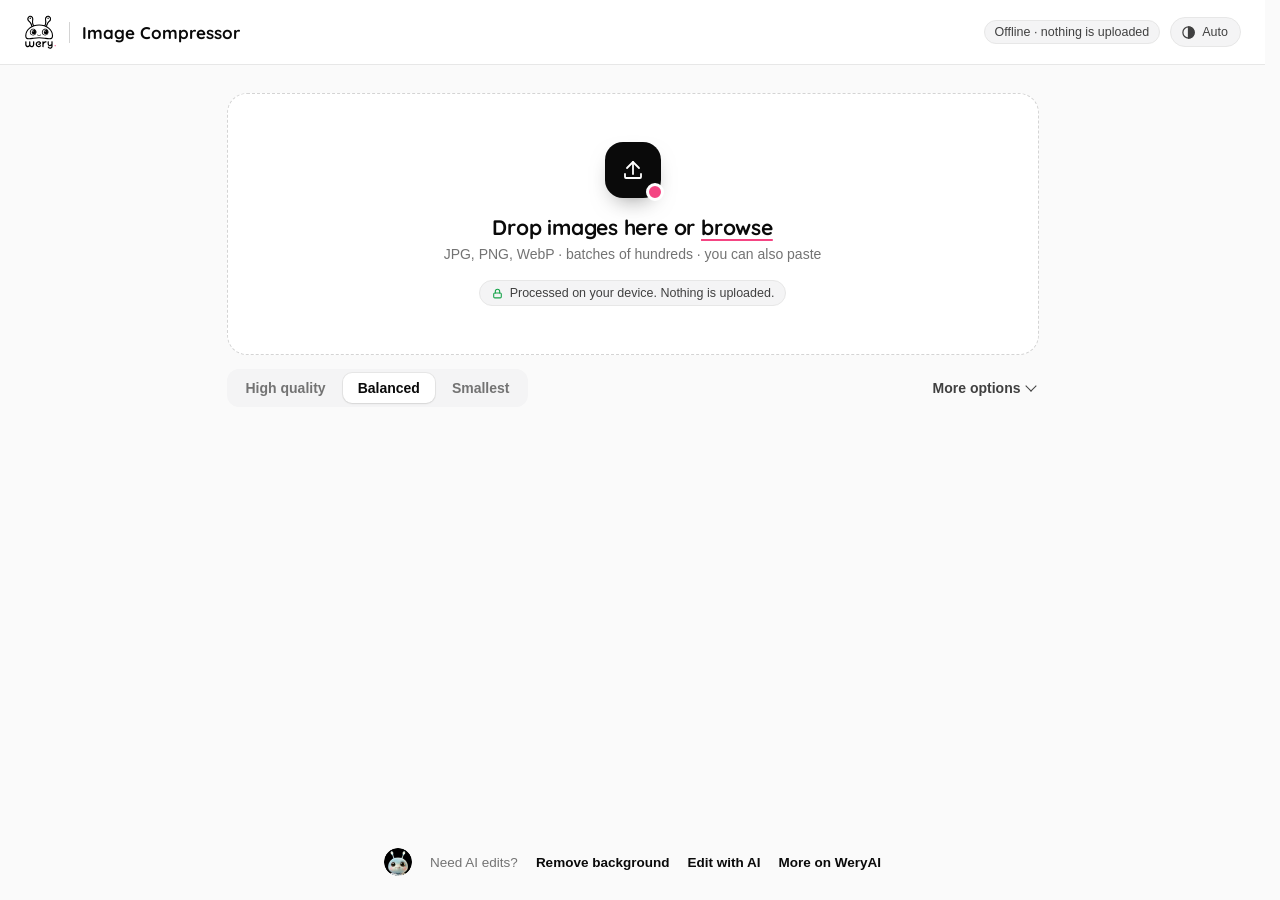
<file: extension/app.html>
<!DOCTYPE html>
<html lang="en">
<head>
<meta charset="UTF-8">
<meta name="viewport" content="width=device-width, initial-scale=1">
<title>Image Compressor · WeryAI</title>
<link rel="icon" href="icons/32.png">
<script src="theme.js"></script>
<link rel="stylesheet" href="assets/compressor.css">
<link rel="stylesheet" href="app.css">
</head>
<body>
<header class="top">
  <a class="logo" href="https://www.wery.ai/?utm_source=chrome_extension&utm_medium=app&utm_campaign=image_compressor" target="_blank" rel="noopener"><img class="logo-mark" src="assets/brand/wery-logo.svg" alt="wery." width="33" height="36"><span class="logo-name">Image Compressor</span></a>
  <div class="top-right">
    <span class="badge">Offline · nothing is uploaded</span>
    <button type="button" class="theme-btn" id="theme-btn" aria-label="Change theme"></button>
  </div>
</header>
<main class="main">
  <section class="editor-intro" id="editor-intro" hidden aria-labelledby="editor-title">
    <p class="editor-kicker">AI photo editor</p>
    <h1 id="editor-title">Send this image to WeryAI</h1>
    <p>This image needs permission before it can be opened in the AI editor.</p>
  </section>
  <div class="from-page" id="from-page" hidden>
    <img id="fp-thumb" alt="">
    <div class="fp-text"><b>Image from the page</b><span id="fp-url"></span></div>
    <button type="button" class="wc-btn wc-btn-primary" id="fp-load">Compress it</button>
  </div>
  <p class="editor-help" id="editor-help" hidden>Allow access to <strong id="editor-source-site"></strong> so the extension can read the selected image and place it in WeryAI's editor. Editing starts only when you choose it there. Chrome remembers source-site access; you can revoke it in the extension's settings.</p>
  <div class="card" data-compressor data-worker="assets/compress-worker.js"></div>
</main>
<footer class="foot">
  <img class="foot-mascot" src="assets/brand/wery-mascot.png" alt="" width="28" height="28">
  <span>Need AI edits?</span>
  <a href="https://www.wery.ai/en/@Zeny-Design-AI-Expert-Workspace/ai-background-remover?utm_source=chrome_extension&utm_medium=app&utm_campaign=image_compressor" target="_blank">Remove background</a>
  <a href="https://www.wery.ai/en/@Zeny-Design-AI-Expert-Workspace/ai-photo-editor?utm_source=chrome_extension&utm_medium=app&utm_campaign=image_compressor" target="_blank">Edit with AI</a>
  <a href="https://www.wery.ai/?utm_source=chrome_extension&utm_medium=app&utm_campaign=image_compressor" target="_blank">More on WeryAI</a>
</footer>
<script src="assets/jszip.min.js"></script>
<script src="assets/compress-core.js"></script>
<script src="assets/compressor.js"></script>
<script src="handoff.js"></script>
<script src="app.js"></script>
</body>
</html>
</file>
<file: assets/compressor.css>
/* WeryAI Image Toolkit · shared tokens + compressor widget.
   Colors follow wery.ai's default monochrome theme, with the pink "wery." dot as the accent. */
@font-face { font-family: "Quicksand"; src: url("fonts/Quicksand-VF.ttf") format("truetype"); font-weight: 400 700; font-display: swap; }
:root {
  --ink: #0a0a0a; --ink-2: #404040; --ink-3: #737373;
  --paper: #fafafa; --card: #ffffff; --sunk: #f4f4f5; --line: #e7e7e7; --line-2: #d4d4d4;
  --brand: #0a0a0a; --on-brand: #ffffff; --brand-soft: #f4f4f5; --brand-ink: #0a0a0a;
  --dot: #f44583; --dot-soft: #fde7f0;
  --good: #16a34a; --good-soft: #e8f7ee; --bad: #dc2626; --bad-soft: #fdeaea;
  --radius: 20px; --radius-sm: 14px;
  --shadow: 0 1px 2px rgba(10,10,10,.04), 0 12px 32px -16px rgba(10,10,10,.16);
  --font: ui-sans-serif, -apple-system, "SF Pro Text", "Segoe UI", Roboto, "Helvetica Neue", "PingFang SC", "Microsoft YaHei", sans-serif;
  --display: "Quicksand", ui-rounded, var(--font);
  --mono: ui-monospace, "SF Mono", Menlo, Consolas, monospace;
}
/* Theme: follows the browser by default; html[data-theme="light"|"dark"] forces one. */
:root { color-scheme: light dark; }
:root[data-theme="light"] { color-scheme: light; }
:root[data-theme="dark"] { color-scheme: dark; }
@media (prefers-color-scheme: dark) {
  :root:not([data-theme="light"]) {
    --ink: #fafafa; --ink-2: #c4c4c4; --ink-3: #8f8f8f;
    --paper: #030303; --card: #0f0f0f; --sunk: #171717; --line: #232323; --line-2: #3a3a3a;
    --brand: #ffffff; --on-brand: #0a0a0a; --brand-soft: #171717; --brand-ink: #ffffff;
    --dot: #ff4d8d; --dot-soft: #3a1225;
    --good: #4ade80; --good-soft: #0f2a1a; --bad: #f87171; --bad-soft: #3a1717;
    --shadow: 0 1px 2px rgba(0,0,0,.4), 0 12px 32px -16px rgba(0,0,0,.7);
  }
}
:root[data-theme="dark"] {
    --ink: #fafafa; --ink-2: #c4c4c4; --ink-3: #8f8f8f;
    --paper: #030303; --card: #0f0f0f; --sunk: #171717; --line: #232323; --line-2: #3a3a3a;
    --brand: #ffffff; --on-brand: #0a0a0a; --brand-soft: #171717; --brand-ink: #ffffff;
    --dot: #ff4d8d; --dot-soft: #3a1225;
    --good: #4ade80; --good-soft: #0f2a1a; --bad: #f87171; --bad-soft: #3a1717;
    --shadow: 0 1px 2px rgba(0,0,0,.4), 0 12px 32px -16px rgba(0,0,0,.7);
}

.wc { position: relative; font-family: var(--font); color: var(--ink); }
:where(.wc, .wc-cmp) :where(button, select, input) { font: inherit; color: inherit; }

.wc-drop {
  position: relative; display: flex; flex-direction: column; align-items: center; gap: 6px; text-align: center;
  padding: 48px 24px; border: 1.5px dashed var(--line-2); border-radius: var(--radius);
  background: var(--card); cursor: pointer; transition: border-color .15s, background .15s, transform .15s;
}
.wc-drop:hover, .wc-drop:focus-visible { border-color: var(--ink-3); background: var(--sunk); outline: none; }
.wc-drop.over { border-color: var(--dot); border-style: solid; background: var(--dot-soft); transform: scale(1.01); }
.wc-drop-icon { width: 56px; height: 56px; border-radius: 18px; display: grid; place-items: center; margin-bottom: 10px;
  color: var(--on-brand); background: var(--brand); box-shadow: 0 10px 24px -12px rgba(10,10,10,.6); position: relative; }
.wc-drop-icon::after { content: ""; position: absolute; right: -3px; bottom: -3px; width: 12px; height: 12px; border-radius: 50%; background: var(--dot); border: 3px solid var(--card); }
.wc-drop-icon svg { width: 24px; height: 24px; }
.wc-drop-title { font-family: var(--display); font-size: 21px; font-weight: 700; letter-spacing: -.01em; }
.wc-drop-title u { text-decoration-color: var(--dot); text-decoration-thickness: 2px; text-underline-offset: 4px; }
.wc-drop-sub { color: var(--ink-3); font-size: 14px; }
.wc-drop-private { display: inline-flex; align-items: center; gap: 6px; margin-top: 12px; font-size: 12.5px; color: var(--ink-2);
  background: var(--sunk); border: 1px solid var(--line); padding: 5px 11px; border-radius: 99px; }
.wc-drop-private svg { width: 13px; height: 13px; color: var(--good); }
.wc.has-items .wc-drop { padding: 16px 24px; flex-direction: row; justify-content: center; gap: 12px; }
.wc.has-items .wc-drop-icon { width: 36px; height: 36px; border-radius: 11px; margin: 0; }
.wc.has-items .wc-drop-icon::after { width: 9px; height: 9px; border-width: 2px; }
.wc.has-items .wc-drop-icon svg { width: 17px; height: 17px; }
.wc.has-items .wc-drop-title { font-size: 16px; }
.wc.has-items .wc-drop-sub, .wc.has-items .wc-drop-private { display: none; }

.wc-bar { display: flex; align-items: center; justify-content: space-between; gap: 12px; margin: 14px 0 0; flex-wrap: wrap; }
.wc-seg { display: inline-flex; padding: 4px; background: var(--sunk); border-radius: 12px; gap: 2px; }
.wc-seg button { border: 0; background: transparent; padding: 7px 15px; border-radius: 9px; font-size: 14px; font-weight: 600; color: var(--ink-3); cursor: pointer; transition: color .15s, background .15s; }
.wc-seg button:hover { color: var(--ink); }
.wc-seg button.on { background: var(--card); color: var(--ink); box-shadow: 0 1px 2px rgba(10,10,10,.08), 0 0 0 1px var(--line); }
.wc-more { display: inline-flex; align-items: center; gap: 6px; border: 0; background: none; color: var(--ink-2); font-size: 14px; font-weight: 550; cursor: pointer; padding: 6px 4px; }
.wc-more::after { content: ""; width: 7px; height: 7px; border-right: 1.5px solid currentColor; border-bottom: 1.5px solid currentColor; transform: translateY(-2px) rotate(45deg); transition: transform .2s; }
.wc-more[aria-expanded="true"]::after { transform: translateY(1px) rotate(-135deg); }
.wc-more:hover { color: var(--ink); }

.wc-opts { display: flex; flex-wrap: wrap; align-items: flex-end; gap: 12px 16px; margin-top: 12px; padding: 16px; background: var(--card);
  border: 1px solid var(--line); border-radius: var(--radius-sm); }
.wc-opts[hidden] { display: none; }
.wc-opts label { display: flex; flex-direction: column; gap: 6px; font-size: 12.5px; color: var(--ink-3); font-weight: 600; }
.wc-opts select, .wc-opts input { height: 38px; border: 1px solid var(--line-2); border-radius: 10px; background: var(--paper); padding: 0 10px; font-size: 14px; min-width: 150px; }
.wc-unit { position: relative; display: block; }
.wc-unit input { width: 150px; padding-right: 32px; }
.wc-unit i { position: absolute; right: 10px; top: 50%; transform: translateY(-50%); font-style: normal; color: var(--ink-3); font-size: 12px; }

.wc-btn { display: inline-flex; align-items: center; gap: 8px; height: 42px; padding: 0 18px; border-radius: 999px; border: 1px solid transparent; font-weight: 650; font-size: 14px; cursor: pointer; white-space: nowrap; transition: transform .1s, background .15s, opacity .15s; }
.wc-btn:active:not(:disabled) { transform: scale(.98); }
.wc-btn svg { width: 16px; height: 16px; }
.wc-btn:disabled { opacity: .4; cursor: default; }
.wc-btn-primary { background: var(--brand); color: var(--on-brand); }
.wc-btn-primary:not(:disabled):hover { opacity: .86; }
.wc-btn-ghost { background: transparent; border-color: var(--line-2); color: var(--ink-2); }
.wc-btn-ghost:hover { color: var(--ink); border-color: var(--ink-3); }

.wc-summary { position: relative; display: flex; align-items: center; justify-content: space-between; gap: 16px; flex-wrap: wrap;
  margin-top: 16px; padding: 18px 20px; background: var(--card); border: 1px solid var(--line); border-radius: var(--radius-sm); box-shadow: var(--shadow); overflow: hidden; }
.wc-summary[hidden] { display: none; }
.wc-sum-main { display: flex; align-items: baseline; gap: 12px; flex-wrap: wrap; }
.wc-sum-saved { font-family: var(--display); font-size: 34px; line-height: 1; font-weight: 700; letter-spacing: -.02em; color: var(--ink); font-variant-numeric: tabular-nums; }
.wc-sum-saved::after { content: "."; color: var(--dot); }
.wc-summary.is-busy .wc-sum-saved { color: var(--ink-3); }
.wc-sum-text { color: var(--ink-2); font-size: 14px; font-variant-numeric: tabular-nums; }
.wc-sum-actions { display: flex; gap: 8px; }
.wc-progress { position: absolute; left: 0; right: 0; bottom: 0; height: 3px; background: var(--sunk); }
.wc-progress i { display: block; height: 100%; width: 0; background: var(--dot); transition: width .25s ease; }
.wc-summary:not(.is-busy) .wc-progress { opacity: 0; transition: opacity .6s .4s; }

.wc-list { list-style: none; margin: 10px 0 0; padding: 0; display: grid; gap: 6px; }
.wc-item { display: flex; align-items: center; gap: 12px; padding: 8px; background: var(--card); border: 1px solid var(--line); border-radius: var(--radius-sm); animation: wc-in .2s ease; }
@keyframes wc-in { from { opacity: 0; transform: translateY(4px); } }
.wc-thumb { flex: none; position: relative; width: 48px; height: 48px; padding: 0; border: 0; border-radius: 10px; overflow: hidden; background: var(--sunk); cursor: default; }
.wc-thumb img { width: 100%; height: 100%; object-fit: cover; display: block; }
.wc-item.can-compare .wc-thumb { cursor: zoom-in; }
.wc-item.can-compare .wc-thumb:hover::after { content: ""; position: absolute; inset: 0; background: rgba(10,10,10,.35) url("data:image/svg+xml,%3Csvg xmlns='http://www.w3.org/2000/svg' viewBox='0 0 24 24' fill='none' stroke='white' stroke-width='2' stroke-linecap='round'%3E%3Cpath d='M12 3v18M8 8l-4 4 4 4M16 8l4 4-4 4'/%3E%3C/svg%3E") center / 20px no-repeat; }
.wc-info { flex: 1; min-width: 0; }
.wc-name { font-weight: 600; font-size: 14px; white-space: nowrap; overflow: hidden; text-overflow: ellipsis; }
.wc-meta { display: flex; align-items: center; gap: 6px; flex-wrap: wrap; margin-top: 3px; font-size: 13px; color: var(--ink-3); font-variant-numeric: tabular-nums; }
.wc-meta b { color: var(--ink); font-weight: 650; }
.wc-arrow { color: var(--line-2); }
.wc-dim { margin-left: 4px; font-size: 12px; }
.wc-tag { font-size: 12px; font-weight: 650; padding: 2px 8px; border-radius: 99px; }
.wc-tag-good { background: var(--good-soft); color: var(--good); }
.wc-tag-muted { background: var(--sunk); color: var(--ink-3); }
.wc-tag-bad { background: var(--bad-soft); color: var(--bad); }
.wc-icon { flex: none; width: 38px; height: 38px; display: grid; place-items: center; border-radius: 999px; border: 1px solid var(--line); background: var(--card); color: var(--ink-2); cursor: pointer; transition: background .15s, color .15s, border-color .15s; }
.wc-icon:hover { color: var(--on-brand); background: var(--brand); border-color: var(--brand); }
.wc-icon svg { width: 17px; height: 17px; }
.wc-icon-quiet { border-color: transparent; background: transparent; color: var(--ink-3); }
.wc-icon-quiet:hover { color: var(--bad); background: var(--bad-soft); border-color: transparent; }
.wc-spin { width: 14px; height: 14px; border-radius: 50%; border: 2px solid var(--line-2); border-top-color: var(--dot); animation: wc-spin .7s linear infinite; }
.wc-item.is-wait .wc-spin { animation: none; border-top-color: var(--line-2); }
@keyframes wc-spin { to { transform: rotate(360deg); } }

.wc-toast { position: fixed; left: 50%; bottom: 24px; transform: translateX(-50%); background: var(--brand); color: var(--on-brand); padding: 10px 16px; border-radius: 12px; font-size: 14px; box-shadow: var(--shadow); z-index: 60; max-width: calc(100% - 32px); }

/* Before / after comparison */
.wc-cmp { position: fixed; inset: 0; z-index: 70; display: grid; place-items: center; margin: 0; width: 100%; max-width: none; height: 100%; max-height: none; border: 0; color: var(--ink); padding: 24px; background: rgba(3,3,3,.72); backdrop-filter: blur(6px); animation: wc-fade .15s ease; }
.wc-cmp::backdrop { background: transparent; }
@keyframes wc-fade { from { opacity: 0; } }
.wc-cmp-box { width: min(1000px, 100%); max-height: 100%; overflow-y: auto; background: var(--card); border-radius: var(--radius); box-shadow: 0 30px 80px -20px rgba(0,0,0,.6); }
.wc-cmp-head { display: flex; align-items: center; justify-content: space-between; gap: 12px; padding: 12px 12px 12px 18px; border-bottom: 1px solid var(--line); }
.wc-cmp-head b { font-size: 14px; white-space: nowrap; overflow: hidden; text-overflow: ellipsis; }
.wc-cmp-stage { position: relative; background: repeating-conic-gradient(var(--sunk) 0 25%, var(--card) 0 50%) 0 0 / 20px 20px; user-select: none; touch-action: none; cursor: ew-resize; }
.wc-cmp-stage img { display: block; width: 100%; max-height: 70vh; object-fit: contain; }
.wc-cmp-after { position: absolute; inset: 0; clip-path: inset(0 0 0 var(--split, 50%)); }
.wc-cmp-after img { width: 100%; height: 100%; max-height: none; }
.wc-cmp-line { position: absolute; top: 0; bottom: 0; left: var(--split, 50%); width: 2px; margin-left: -1px; background: #fff; box-shadow: 0 0 0 1px rgba(0,0,0,.2); pointer-events: none; }
.wc-cmp-line::after { content: ""; position: absolute; top: 50%; left: 50%; width: 36px; height: 36px; transform: translate(-50%, -50%); border-radius: 50%; background: #fff url("data:image/svg+xml,%3Csvg xmlns='http://www.w3.org/2000/svg' viewBox='0 0 24 24' fill='none' stroke='%230a0a0a' stroke-width='2' stroke-linecap='round'%3E%3Cpath d='M9 7l-5 5 5 5M15 7l5 5-5 5'/%3E%3C/svg%3E") center / 20px no-repeat; box-shadow: 0 4px 12px rgba(0,0,0,.3); }
.wc-cmp-tag { position: absolute; top: 12px; padding: 4px 10px; border-radius: 99px; background: rgba(10,10,10,.72); color: #fff; font-size: 12.5px; font-weight: 600; pointer-events: none; }
.wc-cmp-tag.l { left: 12px; } .wc-cmp-tag.r { right: 12px; }

.wc-cmp-control { display: grid; gap: 8px; padding: 12px 18px 16px; font: 13px var(--font); }
.wc-cmp-control input { width: 100%; accent-color: var(--brand); cursor: ew-resize; }
.wc-cmp-control span { color: var(--ink-2); }
.wc-thumb:disabled { cursor: default; }
.wc button:focus-visible, .wc select:focus-visible, .wc input:focus-visible, .wc-cmp button:focus-visible, .wc-cmp input:focus-visible { outline: 2px solid var(--dot); outline-offset: 2px; }
html { scrollbar-gutter: stable; scrollbar-color: var(--ink-3) var(--sunk); scrollbar-width: auto; }
::-webkit-scrollbar { width: 10px; height: 10px; }
::-webkit-scrollbar-track { background: var(--sunk); }
::-webkit-scrollbar-thumb { background: var(--ink-3); border: 2px solid var(--sunk); border-radius: 8px; }
::-webkit-scrollbar-thumb:hover { background: var(--ink-2); }
::-webkit-scrollbar-thumb:active { background: var(--ink); }
@media (forced-colors: active) { html { scrollbar-color: auto; } }

@media (max-width: 560px) {
  .wc-drop { padding: 34px 16px; }
  .wc-seg { width: 100%; }
  .wc-seg button { flex: 1; padding: 8px 6px; }
  .wc-summary { padding: 14px; }
  .wc-sum-actions { width: 100%; }
  .wc-sum-actions .wc-btn { flex: 1; justify-content: center; }
  .wc-dim { display: none; }
  .wc-cmp { padding: 10px; }
}
@media (prefers-reduced-motion: reduce) { .wc *, .wc-cmp { animation: none !important; transition: none !important; } }
</file>
<file: assets/landing.css>
* { box-sizing: border-box; }
html { scroll-behavior: smooth; }
body { margin: 0; background: var(--paper); color: var(--ink); font-family: var(--font); font-size: 16px; line-height: 1.6; -webkit-font-smoothing: antialiased; }
a { color: inherit; text-decoration-color: var(--line-2); text-underline-offset: 3px; }
a:hover { text-decoration-color: var(--dot); }
h1, h2, h3 { font-family: var(--display); }
.wrap { width: 100%; max-width: 1080px; margin: 0 auto; padding: 0 24px; }
.dot-pink { color: var(--dot); }
@media (prefers-color-scheme: dark) {
  :root:not([data-theme="light"]) :is(.logo-mark, .foot-brand img) { filter: invert(1) hue-rotate(180deg); }
}
:root[data-theme="dark"] :is(.logo-mark, .foot-brand img) { filter: invert(1) hue-rotate(180deg); }

/* Nav */
.nav { position: sticky; top: 0; z-index: 20; background: color-mix(in srgb, var(--paper) 84%, transparent); backdrop-filter: saturate(1.4) blur(14px); border-bottom: 1px solid transparent; transition: border-color .2s; }
.nav-in { display: flex; align-items: center; justify-content: space-between; height: 66px; }
.logo { display: flex; align-items: center; gap: 12px; text-decoration: none; color: var(--ink); }
.logo-mark { height: 46px; width: auto; display: block; }
.logo-sep { width: 1px; height: 22px; background: var(--line-2); }
.logo-name { font-family: var(--display); font-weight: 700; font-size: 17px; letter-spacing: -.01em; }
.nav-links { display: flex; align-items: center; gap: 22px; }
.nav-links a { color: var(--ink-2); text-decoration: none; font-size: 14.5px; font-weight: 600; }
.nav-links a:hover { color: var(--ink); }
.nav-gh { display: inline-flex; align-items: center; gap: 6px; }
.nav-cta { padding: 8px 16px; border-radius: 999px; background: var(--brand); color: var(--on-brand) !important; }
.nav-cta:hover { opacity: .86; }

/* Hero */
.hero { position: relative; padding: 64px 0 56px; overflow: hidden; }
.hero::before { content: ""; position: absolute; inset: 0; z-index: -1; pointer-events: none;
  background-image: radial-gradient(var(--line-2) 1px, transparent 1px); background-size: 22px 22px;
  -webkit-mask-image: radial-gradient(ellipse 70% 60% at 50% 20%, #000 30%, transparent 75%); mask-image: radial-gradient(ellipse 70% 60% at 50% 20%, #000 30%, transparent 75%); }
.hero-in { display: flex; flex-direction: column; align-items: center; text-align: center; }
.eyebrow { display: inline-flex; align-items: center; gap: 8px; margin: 0 0 22px; font-size: 13px; font-weight: 600; color: var(--ink-2);
  padding: 6px 13px; border-radius: 99px; background: var(--card); border: 1px solid var(--line); }
.eyebrow .dot { width: 7px; height: 7px; border-radius: 50%; background: var(--dot); box-shadow: 0 0 0 3px var(--dot-soft); }
h1 { font-size: clamp(40px, 6.4vw, 72px); line-height: 1.02; letter-spacing: -.035em; margin: 0 0 20px; font-weight: 700; }
.lead { font-size: clamp(17px, 2vw, 19px); color: var(--ink-2); max-width: 600px; margin: 0 0 40px; }
.tool-wrap { position: relative; width: 100%; max-width: 860px; text-align: left; }
.mascot { position: absolute; right: 28px; top: -58px; width: 84px; height: 84px; border-radius: 50%; z-index: 1;
  box-shadow: 0 10px 24px -8px rgba(10,10,10,.35); animation: peek 3.6s ease-in-out infinite; }
@keyframes peek { 0%, 100% { transform: translateY(0) rotate(-4deg); } 50% { transform: translateY(-6px) rotate(4deg); } }
.tool-card { position: relative; z-index: 2; padding: 14px; border-radius: 28px; background: var(--card); border: 1px solid var(--line); box-shadow: var(--shadow); }
.trust { list-style: none; padding: 0; margin: 26px 0 0; display: flex; flex-wrap: wrap; justify-content: center; gap: 10px 28px; color: var(--ink-3); font-size: 14px; }
.trust li { display: flex; align-items: center; gap: 6px; }
.trust b { color: var(--ink); }

/* Sections */
.section { padding: 96px 0; }
.section-alt { background: var(--card); border-top: 1px solid var(--line); border-bottom: 1px solid var(--line); }
h2 { font-size: clamp(30px, 4.2vw, 44px); letter-spacing: -.025em; line-height: 1.1; margin: 0 0 12px; font-weight: 700; }
.sub { color: var(--ink-2); font-size: 17px; margin: 0 0 40px; max-width: 600px; }
#how h2 { margin-bottom: 40px; }
h3 { font-size: 19px; margin: 0 0 6px; letter-spacing: -.01em; font-weight: 700; }

.grid-3 { display: grid; grid-template-columns: repeat(3, 1fr); gap: 16px; }
.feat { padding: 28px; background: var(--card); border: 1px solid var(--line); border-radius: var(--radius); }
.feat p, .tool p { margin: 0; color: var(--ink-2); font-size: 15px; }
.feat-ic, .tool-ic { display: grid; place-items: center; width: 44px; height: 44px; border-radius: 14px; background: var(--brand); color: var(--on-brand); margin-bottom: 20px; }
.feat-ic svg, .tool-ic svg { width: 22px; height: 22px; fill: none; stroke: currentColor; stroke-width: 1.8; stroke-linecap: round; stroke-linejoin: round; }

.grid-4 { display: grid; grid-template-columns: repeat(4, 1fr); gap: 14px; }
.tool { display: flex; flex-direction: column; padding: 24px; border-radius: var(--radius); border: 1px solid var(--line); background: var(--paper); text-decoration: none; color: inherit; transition: transform .15s, border-color .15s, box-shadow .15s; }
.tool:hover { transform: translateY(-3px); border-color: var(--line-2); box-shadow: var(--shadow); }
.tool-ic { background: var(--sunk); color: var(--ink); }
.tool h3 { font-size: 17px; }
.tool p { font-size: 14px; flex: 1; }
.tool-go { margin-top: 16px; font-size: 13.5px; font-weight: 650; color: var(--ink-3); transition: color .15s; }
.tool:hover .tool-go { color: var(--dot); }

.ai-band { margin-top: 28px; display: flex; align-items: center; gap: 22px; flex-wrap: wrap; padding: 26px 28px; border-radius: 24px; background: #0a0a0a; color: #fff; }
.ai-mascot { width: 64px; height: 64px; border-radius: 50%; flex: none; box-shadow: 0 0 0 3px rgba(255,255,255,.12); }
.ai-text { flex: 1; min-width: 240px; }
.ai-band h3 { color: #fff; }
.ai-band p { margin: 0; color: rgba(255,255,255,.7); font-size: 15px; max-width: 460px; }
.ai-links { display: flex; flex-wrap: wrap; gap: 8px; }
.ai-links a { color: #0a0a0a; background: #fff; text-decoration: none; font-weight: 650; font-size: 14px; padding: 10px 16px; border-radius: 999px; transition: background .15s; }
.ai-links a:hover { background: var(--dot); color: #fff; }

.ext { display: grid; grid-template-columns: 1.1fr 1fr; gap: 56px; align-items: center; }
.ext .eyebrow { margin-bottom: 18px; }
.ext .sub { margin-bottom: 14px; }
.ext-note { color: var(--ink-3); font-size: 14.5px; margin: 0; }
.ext-mock { position: relative; height: 290px; }
.mock-img { position: absolute; inset: 0 30% 16% 0; border-radius: 20px; background: linear-gradient(140deg, #fcd34d, #f472b6 52%, #7c3aed); box-shadow: var(--shadow); overflow: hidden; }
.mock-img::after { content: ""; position: absolute; left: 14%; bottom: 0; width: 72%; height: 48%; background: rgba(255,255,255,.3); clip-path: polygon(0 100%, 35% 30%, 55% 65%, 75% 20%, 100% 100%); }
.mock-menu { position: absolute; right: 0; bottom: 0; width: 236px; padding: 6px; display: grid; background: var(--card); border: 1px solid var(--line); border-radius: 14px; box-shadow: 0 24px 48px -16px rgba(10,10,10,.4); font-size: 14px; }
.mock-menu span { display: flex; align-items: center; gap: 8px; padding: 8px 10px; border-radius: 8px; color: var(--ink-2); }
.mock-menu .mock-hl { background: var(--brand); color: var(--on-brand); font-weight: 650; }
.mock-hl img { border-radius: 4px; }

.faq > * { max-width: 780px; }
.faq h2 { margin-bottom: 24px; }
.faq details { border-bottom: 1px solid var(--line); padding: 4px 0; }
.faq summary { cursor: pointer; list-style: none; padding: 18px 36px 18px 0; font-weight: 650; font-size: 17px; position: relative; }
.faq summary::-webkit-details-marker { display: none; }
.faq summary::after { content: "+"; position: absolute; right: 4px; top: 13px; font-size: 24px; font-weight: 400; color: var(--ink-3); transition: transform .2s, color .2s; }
.faq details[open] summary::after { transform: rotate(45deg); color: var(--dot); }
.faq details p { margin: 0 0 20px; color: var(--ink-2); }

.foot { padding: 40px 0 52px; color: var(--ink-3); font-size: 14px; }
.foot-in { display: flex; justify-content: space-between; align-items: center; gap: 16px; flex-wrap: wrap; }
.foot p { margin: 0; }
.foot-brand { display: flex; align-items: center; gap: 12px; }
.foot-brand img { display: block; height: 33px; width: auto; }
.foot a { color: var(--ink-2); }

a:focus-visible, summary:focus-visible { outline: 2px solid var(--dot); outline-offset: 3px; border-radius: 6px; }

@media (max-width: 900px) {
  .grid-4 { grid-template-columns: repeat(2, 1fr); }
  .grid-3 { grid-template-columns: 1fr; }
  .ext { grid-template-columns: 1fr; gap: 36px; }
}
@media (max-width: 640px) {
  .wrap { padding: 0 16px; }
  .nav-links a:not(.nav-cta) { display: none; }
  .logo-sep, .logo-name { display: none; }
  .hero { padding: 40px 0 36px; }
  .mascot { display: none; }
  .tool-card { padding: 8px; border-radius: 22px; }
  .section { padding: 64px 0; }
  .grid-4 { grid-template-columns: 1fr; }
  .ai-band { padding: 22px; }
  .ext-mock { height: 230px; }
}
@media (prefers-reduced-motion: reduce) { .mascot { animation: none; } html { scroll-behavior: auto; } }
</file>
<file: assets/bifrost.css>
:root {
  --bg-0: #fafafa;
  --bg-1: #ffffff;
  --bg-2: #fafafa;
  --bg-3: #ececec;
  --bg-4: #ececec;
  --border: #e7e7e7;
  --border-strong: #d4d4d4;
  --border-accent: rgba(10, 10, 10, .35);
  --text-1: #0a0a0a;
  --text-2: #525252;
  --text-3: #737373;
  --text-4: #9ca3af;
  --accent: #0a0a0a;
  --accent-hover: #262626;
  --accent-soft: rgba(10, 10, 10, .08);
  --accent-grad: linear-gradient(135deg, #0a0a0a 0%, #f44583 100%);
  --success: #059669;
  --warn: #d97706;
  --danger: #dc2626;
  --info: #0284c7;
  --r-sm: 6px;
  --r-md: 8px;
  --r-lg: 12px;
  --shadow-card: 0 1px 2px rgba(10, 10, 10, .06), 0 0 0 1px rgba(10, 10, 10, .03);
}

html,
body {
  background: var(--bg-0);
  color: var(--text-1);
}

body.bifrost-shell {
  background: var(--bg-0);
}

body.bifrost-shell .app {
  grid-template-columns: 244px minmax(0, 1fr);
  grid-template-rows: 60px minmax(0, 1fr);
}

body.bifrost-shell .topbar,
.home-topbar {
  background: rgba(255, 255, 255, .9);
  border-bottom: 1px solid var(--border);
  box-shadow: 0 1px 2px rgba(10, 10, 10, .04);
  backdrop-filter: blur(14px);
}

body.bifrost-shell .brand,
.home-brand {
  color: var(--text-1);
  cursor: pointer;
  min-width: max-content;
}

body.bifrost-shell .brand-mark,
.home-brand-mark {
  width: 24px;
  height: 24px;
  border-radius: 7px;
  background: var(--accent-grad);
  box-shadow: none;
}

body.bifrost-shell .brand-sep {
  color: var(--text-4);
}

body.bifrost-shell .brand-sub,
body.bifrost-shell .bread,
.home-muted {
  color: var(--text-3);
}

body.bifrost-shell .bread {
  justify-content: flex-start;
  flex: 0 1 auto;
  min-width: 130px;
}

.bifrost-global-nav {
  display: flex;
  align-items: center;
  gap: 4px;
  margin-left: 10px;
  margin-right: auto;
  padding: 3px;
  background: var(--bg-2);
  border: 1px solid var(--border);
  border-radius: 8px;
}

.bifrost-global-nav a {
  color: var(--text-2);
  text-decoration: none;
  padding: 5px 10px;
  border-radius: 6px;
  font-size: 12px;
  font-weight: 650;
  white-space: nowrap;
}

.bifrost-global-nav a:hover {
  color: var(--text-1);
  background: var(--bg-1);
}

.bifrost-global-nav a.active {
  color: var(--accent);
  background: var(--bg-1);
  box-shadow: var(--shadow-card);
}

body.bifrost-shell .sidebar {
  background: #fafafa;
  border-right: 1px solid var(--border);
}

body.bifrost-shell .side-label {
  color: var(--text-4);
}

body.bifrost-shell .nav-item {
  color: var(--text-2);
  border: 1px solid transparent;
}

body.bifrost-shell .nav-item:hover {
  background: var(--bg-2);
  color: var(--text-1);
}

body.bifrost-shell .nav-item.active {
  background: #fff;
  color: var(--text-1);
  border-color: var(--border);
  box-shadow: var(--shadow-card);
}

body.bifrost-shell .nav-dot {
  box-shadow: none;
}

body.bifrost-shell .main {
  background: var(--bg-0);
  padding: 28px 34px 80px;
}

body.bifrost-single .topbar {
  gap: 18px;
}

body.bifrost-single .brand {
  cursor: default;
}

body.bifrost-single .bread {
  justify-content: center;
  flex: 1 1 auto;
}

body.bifrost-single .tab-pane.active {
  animation: none;
}

body.bifrost-single .nav-item,
body.bifrost-single .btn,
body.bifrost-single .panel,
body.bifrost-single .preview,
body.bifrost-single .dropzone,
body.bifrost-single .list-row,
body.bifrost-single .task-row,
body.bifrost-single .node-card,
body.bifrost-single .model-card,
body.bifrost-single input,
body.bifrost-single select,
body.bifrost-single textarea {
  transition-duration: .08s;
}

body.bifrost-shell .pane-title {
  color: var(--text-1);
  font-size: 24px;
}

body.bifrost-shell .pane-desc {
  color: var(--text-2);
}

body.bifrost-shell .panel,
body.bifrost-shell .preview,
body.bifrost-shell .stats,
body.bifrost-shell .qr-preview,
body.bifrost-shell .modal,
body.bifrost-shell .cover-stage {
  background: #fff;
  border-color: var(--border);
  box-shadow: var(--shadow-card);
}

body.bifrost-shell .panel-title,
body.bifrost-shell .panel-sub {
  color: var(--text-3);
}

body.bifrost-shell .panel-title::after {
  background: var(--border);
}

body.bifrost-shell input[type=text],
body.bifrost-shell input[type=number],
body.bifrost-shell input[type=password],
body.bifrost-shell input[type=url],
body.bifrost-shell select,
body.bifrost-shell textarea {
  background: #fff;
  border-color: var(--border);
  color: var(--text-1);
}

body.bifrost-shell input:focus,
body.bifrost-shell select:focus,
body.bifrost-shell textarea:focus {
  border-color: var(--accent);
  box-shadow: 0 0 0 3px rgba(10, 10, 10, .12);
  background: #fff;
}

body.bifrost-shell .dropzone,
body.bifrost-shell .compare-slot,
body.bifrost-shell .grid-slot {
  background: #fafafa;
  border-color: var(--border-strong);
}

body.bifrost-shell .dropzone:hover,
body.bifrost-shell .dropzone.over,
body.bifrost-shell .compare-slot:hover,
body.bifrost-shell .grid-slot:hover {
  background: var(--accent-soft);
  border-color: var(--accent);
}

body.bifrost-shell .btn-primary {
  background: var(--accent);
}

body.bifrost-shell .btn-primary:hover:not(:disabled) {
  background: var(--accent-hover);
}

body.bifrost-shell .btn-secondary,
body.bifrost-shell .seg,
body.bifrost-shell .chip,
body.bifrost-shell .tag,
body.bifrost-shell .size-chip {
  background: var(--bg-2);
  border-color: var(--border);
  color: var(--text-2);
}

body.bifrost-shell .seg button.on,
body.bifrost-shell .chip.on {
  background: #fff;
  color: var(--accent);
  border-color: var(--border-accent);
  box-shadow: var(--shadow-card);
}

body.bifrost-shell .list-row,
body.bifrost-shell .task-row,
body.bifrost-shell .node-card,
body.bifrost-shell .model-card {
  background: #fff;
  border-color: var(--border);
  box-shadow: var(--shadow-card);
}

body.bifrost-shell .list-row:hover,
body.bifrost-shell .task-row:hover,
body.bifrost-shell .node-card:hover,
body.bifrost-shell .model-card:hover {
  background: #fafafa;
  border-color: var(--border-strong);
}

body.bifrost-shell .toast,
.bifrost-toast {
  background: #0a0a0a;
  border-color: #0a0a0a;
  color: #fff;
}

.home-shell {
  min-height: 100vh;
  background: var(--bg-0);
}

.home-topbar {
  position: sticky;
  top: 0;
  z-index: 20;
  display: flex;
  align-items: center;
  gap: 18px;
  height: 64px;
  padding: 0 28px;
}

.home-brand {
  display: flex;
  align-items: center;
  gap: 10px;
  font-weight: 800;
}

.home-brand-mark {
  display: inline-block;
}

.home-main {
  width: min(1180px, calc(100% - 40px));
  margin: 0 auto;
  padding: 30px 0 70px;
}

.home-hero {
  display: grid;
  grid-template-columns: minmax(0, 1fr) auto;
  align-items: end;
  gap: 18px;
  margin-bottom: 22px;
}

.home-title {
  margin: 0 0 7px;
  font-size: 30px;
  line-height: 1.15;
  letter-spacing: 0;
}

.home-subtitle {
  margin: 0;
  color: var(--text-2);
  font-size: 14px;
}

.home-actions {
  display: flex;
  gap: 8px;
  flex-wrap: wrap;
  justify-content: flex-end;
}

.home-searchbar {
  display: grid;
  grid-template-columns: minmax(0, 1fr) auto;
  gap: 10px;
  margin: 20px 0 14px;
}

.home-searchbar input {
  min-height: 42px;
  border-radius: 8px;
  border: 1px solid var(--border);
  background: #fff;
  color: var(--text-1);
  padding: 0 14px;
  font-size: 14px;
  box-shadow: var(--shadow-card);
}

.home-filter {
  display: flex;
  gap: 6px;
  flex-wrap: wrap;
  margin-bottom: 18px;
}

.home-filter button,
.home-link-button,
.favorite-button {
  border: 1px solid var(--border);
  background: #fff;
  color: var(--text-2);
  border-radius: 8px;
  padding: 8px 12px;
  font-weight: 700;
  cursor: pointer;
}

.home-filter button.active,
.home-filter button:hover,
.home-link-button:hover,
.favorite-button:hover,
.favorite-button.active {
  color: var(--accent);
  border-color: var(--border-accent);
  background: var(--accent-soft);
}

.tool-section {
  margin-top: 24px;
}

.tool-section-head {
  display: flex;
  align-items: baseline;
  justify-content: space-between;
  gap: 12px;
  margin-bottom: 10px;
}

.tool-section-title {
  margin: 0;
  font-size: 16px;
  letter-spacing: 0;
}

.tool-grid {
  display: grid;
  grid-template-columns: repeat(auto-fill, minmax(238px, 1fr));
  gap: 12px;
}

.tool-card {
  display: flex;
  flex-direction: column;
  gap: 12px;
  min-height: 154px;
  padding: 16px;
  background: #fff;
  border: 1px solid var(--border);
  border-radius: 8px;
  box-shadow: var(--shadow-card);
  text-decoration: none;
  color: inherit;
}

.tool-card:hover {
  border-color: var(--border-strong);
  box-shadow: 0 10px 28px rgba(10, 10, 10, .08);
  transform: translateY(-1px);
}

.tool-card-head {
  display: flex;
  align-items: start;
  justify-content: space-between;
  gap: 10px;
}

.tool-card-title {
  margin: 0;
  font-size: 15px;
  letter-spacing: 0;
}

.tool-card-desc {
  margin: 0;
  color: var(--text-2);
  font-size: 12px;
  line-height: 1.55;
}

.tool-card-meta {
  display: flex;
  align-items: center;
  gap: 7px;
  margin-top: auto;
  color: var(--text-3);
  font-size: 11px;
}

.category-dot {
  width: 8px;
  height: 8px;
  border-radius: 999px;
  background: var(--accent);
}

.cat-图片 { background: #0a0a0a; }
.cat-视频 { background: #db2777; }
.cat-AI { background: #7c3aed; }
.cat-机场 { background: #0891b2; }
.cat-原始备份 { background: #737373; }

.empty-home {
  padding: 40px 20px;
  text-align: center;
  color: var(--text-3);
  background: #fff;
  border: 1px dashed var(--border-strong);
  border-radius: 8px;
}

@media (max-width: 1060px) {
  body.bifrost-shell .topbar {
    gap: 10px;
  }

  .bifrost-global-nav {
    max-width: 44vw;
    overflow-x: auto;
  }

  body.bifrost-shell .bread {
    display: none;
  }
}

@media (max-width: 820px) {
  body.bifrost-shell .app {
    display: block;
    height: auto;
  }

  body.bifrost-shell .topbar {
    position: sticky;
    top: 0;
    z-index: 30;
    height: auto;
    min-height: 58px;
    padding: 10px 14px;
    flex-wrap: wrap;
  }

  .bifrost-global-nav {
    order: 3;
    width: 100%;
    max-width: none;
    margin: 2px 0 0;
  }

  body.bifrost-shell .sidebar {
    display: flex;
    flex-direction: row;
    gap: 6px;
    overflow-x: auto;
    border-right: 0;
    border-bottom: 1px solid var(--border);
    padding: 8px 10px;
  }

  body.bifrost-shell .side-label,
  body.bifrost-shell .side-footer {
    display: none;
  }

  body.bifrost-shell .nav-item {
    min-width: max-content;
    margin: 0;
  }

  body.bifrost-shell .nav-item::before {
    display: none;
  }

  body.bifrost-shell .main {
    padding: 18px 14px 50px;
    overflow: visible;
  }

  body.bifrost-shell .pane-head-row,
  .home-hero,
  .home-searchbar {
    grid-template-columns: 1fr;
  }

  body.bifrost-shell .pane-head-row {
    display: grid;
  }

  .home-topbar {
    padding: 0 16px;
  }

  .home-main {
    width: min(100% - 24px, 1180px);
    padding-top: 20px;
  }

  .home-actions {
    justify-content: flex-start;
  }
}
</file>
<file: assets/workbench.css>
/*
 * Bifrost Workbench
 * Interaction-focused layout layer for the four standalone tool pages.
 * It intentionally does not change business logic or API behavior.
 */

:root {
  --wb-bg: #fafafa;
  --wb-surface: #ffffff;
  --wb-surface-2: #fafafa;
  --wb-line: #e7e7e7;
  --wb-line-strong: #d4d4d4;
  --wb-text: #0a0a0a;
  --wb-muted: #525252;
  --wb-subtle: #737373;
  --wb-primary: #0a0a0a;
  --wb-primary-2: #f44583;
  --wb-primary-soft: rgba(10, 10, 10, .09);
  --wb-danger-soft: rgba(220, 38, 38, .08);
  --wb-radius: 10px;
  --wb-shadow: 0 12px 28px rgba(10, 10, 10, .08);
  --wb-shadow-sm: 0 1px 2px rgba(10, 10, 10, .06);
}

body.workbench-app {
  background: var(--wb-bg);
  color: var(--wb-text);
}

body.workbench-app .app {
  grid-template-columns: 236px minmax(0, 1fr);
  grid-template-rows: 58px minmax(0, 1fr);
  height: 100vh;
  background: var(--wb-bg);
}

body.workbench-app .topbar {
  background: rgba(255, 255, 255, .94);
  border-bottom: 1px solid var(--wb-line);
  box-shadow: var(--wb-shadow-sm);
  backdrop-filter: blur(14px);
}

body.workbench-app .brand {
  min-width: 210px;
}

body.workbench-app .brand-mark {
  width: 24px;
  height: 24px;
  border-radius: 8px;
  background: linear-gradient(135deg, var(--wb-primary), var(--wb-primary-2));
  box-shadow: none;
}

body.workbench-app .brand-text,
body.workbench-app .pane-title,
body.workbench-app .modal-title {
  letter-spacing: 0;
}

body.workbench-app .bread {
  justify-content: flex-start;
  flex: 1;
}

body.workbench-app .sidebar {
  padding: 14px 10px;
  background: #fafafa;
  border-right: 1px solid var(--wb-line);
}

body.workbench-app .side-label {
  margin-top: 4px;
  color: var(--wb-subtle);
  letter-spacing: .12em;
}

body.workbench-app .nav-item {
  min-height: 38px;
  padding: 8px 10px 8px 12px;
  border: 1px solid transparent;
  border-radius: 8px;
  color: var(--wb-muted);
  transition: background-color .08s ease, border-color .08s ease, color .08s ease;
}

body.workbench-app .nav-item::before {
  display: none;
}

body.workbench-app .nav-dot {
  width: 8px;
  height: 8px;
  box-shadow: none !important;
}

body.workbench-app .nav-item:hover {
  background: #fff;
  border-color: var(--wb-line);
  color: var(--wb-text);
}

body.workbench-app .nav-item.active {
  background: #fff;
  border-color: var(--wb-line-strong);
  color: var(--wb-text);
  box-shadow: var(--wb-shadow-sm);
}

body.workbench-app .side-footer {
  color: var(--wb-subtle);
  line-height: 1.55;
}

body.workbench-app .main {
  position: relative;
  padding: 0;
  overflow: auto;
  background: var(--wb-bg);
}

body.workbench-app .tab-pane {
  min-height: 100%;
}

body.workbench-app .tab-pane.active {
  display: flex;
  flex-direction: column;
  animation: none;
}

body.workbench-app .pane-head {
  position: sticky;
  top: 0;
  z-index: 15;
  margin: 0;
  padding: 16px 24px 14px;
  background: rgba(250, 250, 250, .94);
  border-bottom: 1px solid var(--wb-line);
  backdrop-filter: blur(12px);
}

body.workbench-app .pane-head-row {
  align-items: center;
  gap: 18px;
}

body.workbench-app .eyebrow {
  margin-bottom: 5px;
  font-size: 10px;
  letter-spacing: .11em;
}

body.workbench-app .eyebrow::before {
  width: 10px;
}

body.workbench-app .pane-title {
  margin-bottom: 2px;
  font-size: 21px;
  line-height: 1.18;
}

body.workbench-app .pane-desc {
  max-width: 760px;
  color: var(--wb-muted);
}

body.workbench-app .btn-row {
  flex: 0 0 auto;
  justify-content: flex-end;
  align-items: center;
  padding: 6px;
  background: rgba(255, 255, 255, .72);
  border: 1px solid var(--wb-line);
  border-radius: 10px;
  box-shadow: var(--wb-shadow-sm);
}

body.workbench-app .btn {
  min-height: 32px;
  border-radius: 8px;
  transition: background-color .08s ease, border-color .08s ease, color .08s ease;
}

body.workbench-app .btn-primary {
  background: var(--wb-primary);
  color: #fff;
  box-shadow: none;
}

body.workbench-app .btn-primary:hover:not(:disabled) {
  background: #262626;
  transform: none;
}

body.workbench-app .btn-secondary {
  background: #fff;
  border-color: var(--wb-line);
  color: var(--wb-text);
}

body.workbench-app .btn-secondary:hover:not(:disabled),
body.workbench-app .btn-ghost:hover:not(:disabled) {
  background: var(--wb-primary-soft);
  border-color: rgba(10, 10, 10, .24);
  color: var(--wb-primary);
  transform: none;
}

body.workbench-app .btn-danger:hover:not(:disabled) {
  background: var(--wb-danger-soft);
}

body.workbench-app .workbench-layout,
body.workbench-app .tool-3col,
body.workbench-app .tool-wide-params,
body.workbench-app .tool-canvas-major,
body.workbench-app .qr-cols {
  display: grid;
  grid-template-columns: minmax(300px, 380px) minmax(0, 1fr);
  gap: 16px;
  align-items: stretch;
  width: 100%;
  padding: 16px 20px 26px;
}

body.workbench-app .tool-canvas-major {
  grid-template-columns: minmax(290px, 340px) minmax(0, 1fr);
}

body.workbench-app .workbench-controls,
body.workbench-app .tool-stack {
  min-width: 0;
}

body.workbench-app .workbench-controls {
  position: sticky;
  top: 98px;
  align-self: start;
  max-height: calc(100vh - 116px);
  overflow: auto;
  padding-right: 2px;
}

body.workbench-app .workbench-workspace {
  min-width: 0;
}

body.workbench-app .panel,
body.workbench-app .preview,
body.workbench-app .stats,
body.workbench-app .qr-preview,
body.workbench-app .cover-stage,
body.workbench-app .logs,
body.workbench-app .modal {
  border: 1px solid var(--wb-line);
  border-radius: var(--wb-radius);
  background: var(--wb-surface);
  box-shadow: var(--wb-shadow-sm);
}

body.workbench-app .panel {
  padding: 14px;
}

body.workbench-app .panel + .panel {
  margin-top: 10px;
}

body.workbench-app .panel-title {
  min-height: 24px;
  margin-bottom: 10px;
  color: var(--wb-muted);
  letter-spacing: .11em;
}

body.workbench-app .panel-title::after {
  background: var(--wb-line);
}

body.workbench-app .workbench-source-panel {
  border-color: rgba(10, 10, 10, .28);
  background: linear-gradient(180deg, #fff, #fafafa);
}

body.workbench-app .workbench-source-panel .panel-title {
  color: var(--wb-primary);
}

body.workbench-app .workbench-advanced {
  background: #fafafa;
}

body.workbench-app .workbench-collapse-btn {
  display: inline-flex;
  align-items: center;
  justify-content: center;
  width: 22px;
  height: 22px;
  margin-left: 6px;
  border: 1px solid var(--wb-line);
  border-radius: 6px;
  background: #fff;
  color: var(--wb-muted);
  cursor: pointer;
  font-size: 12px;
  line-height: 1;
}

body.workbench-app .panel.is-collapsed > :not(.panel-title) {
  display: none !important;
}

body.workbench-app .panel.is-collapsed .workbench-collapse-btn {
  color: var(--wb-primary);
  border-color: rgba(10, 10, 10, .24);
}

body.workbench-app input[type=text],
body.workbench-app input[type=number],
body.workbench-app input[type=password],
body.workbench-app input[type=url],
body.workbench-app select,
body.workbench-app textarea {
  min-height: 34px;
  border-color: var(--wb-line);
  border-radius: 8px;
  background: #fff;
  color: var(--wb-text);
}

body.workbench-app textarea {
  min-height: 92px;
}

body.workbench-app input:focus,
body.workbench-app select:focus,
body.workbench-app textarea:focus {
  border-color: var(--wb-primary);
  box-shadow: 0 0 0 3px rgba(10, 10, 10, .13);
}

body.workbench-app .dropzone,
body.workbench-app .compare-slot,
body.workbench-app .grid-slot {
  background: #fafafa;
  border-color: var(--wb-line-strong);
  border-radius: 10px;
}

body.workbench-app .dropzone:hover,
body.workbench-app .dropzone.over,
body.workbench-app .compare-slot:hover,
body.workbench-app .grid-slot:hover {
  background: var(--wb-primary-soft);
  border-color: var(--wb-primary);
}

body.workbench-app .preview,
body.workbench-app .qr-preview,
body.workbench-app .cover-stage {
  min-height: calc(100vh - 166px);
  padding: 16px;
}

body.workbench-app .preview canvas,
body.workbench-app .preview img,
body.workbench-app .preview video,
body.workbench-app .cover-stage canvas,
body.workbench-app .qr-preview canvas {
  max-height: calc(100vh - 220px);
}

body.workbench-app #cp-list,
body.workbench-app #br-results,
body.workbench-app #t2i-results,
body.workbench-app #csv-list,
body.workbench-app #i3-list,
body.workbench-app #iv-list,
body.workbench-app #up-list,
body.workbench-app #sub-list {
  min-height: calc(100vh - 250px) !important;
  max-height: calc(100vh - 250px) !important;
  overflow: auto !important;
}

body.workbench-app .gallery {
  grid-template-columns: repeat(auto-fill, minmax(180px, 1fr));
  align-content: start;
}

body.workbench-app .list-row,
body.workbench-app .task-row,
body.workbench-app .node-card,
body.workbench-app .model-card {
  border-color: var(--wb-line);
  background: #fff;
  box-shadow: none;
}

body.workbench-app .task-row {
  grid-template-columns: 58px minmax(0, 1fr) auto auto auto;
}

body.workbench-app .node-card:hover,
body.workbench-app .task-row:hover,
body.workbench-app .list-row:hover,
body.workbench-app .model-card:hover {
  border-color: var(--wb-line-strong);
  background: #fafafa;
}

body.workbench-app .stats {
  margin-bottom: 12px;
  padding: 10px 12px;
}

body.workbench-app .stat-v {
  color: var(--wb-text);
}

body.workbench-app .logs {
  max-height: 190px;
  background: #0a0a0a;
  color: #d4d4d4;
  border-color: #0a0a0a;
}

body.workbench-app .log-msg {
  color: #d4d4d4;
}

body.workbench-app .empty {
  color: var(--wb-subtle);
}

body.workbench-app .empty svg {
  width: 68px;
  height: 68px;
}

body.workbench-app .progress {
  height: 5px;
  border-radius: 999px;
  background: #ececec;
}

body.workbench-app .progress-bar {
  border-radius: 999px;
  background: linear-gradient(90deg, var(--wb-primary), var(--wb-primary-2));
}

body.workbench-app .toast {
  background: #0a0a0a;
  border-color: #0a0a0a;
  color: #fff;
}

body.workbench-app .workbench-quickbar {
  display: none;
}

body.workbench-app .qr-cols {
  grid-template-columns: minmax(0, 1fr) minmax(0, 1fr);
}

body.workbench-app #tab-qr .tool-stack {
  display: flex;
  flex-direction: column;
  gap: 12px;
}

body.workbench-app #tab-qr .qr-preview {
  min-height: 360px;
}

body.workbench-app #tab-subscribe .tool-3col {
  grid-template-columns: minmax(310px, 370px) minmax(0, 1fr);
}

@media (max-width: 1180px) {
  body.workbench-app .workbench-layout,
  body.workbench-app .tool-3col,
  body.workbench-app .tool-wide-params,
  body.workbench-app .tool-canvas-major,
  body.workbench-app .qr-cols {
    grid-template-columns: 1fr;
  }

  body.workbench-app .workbench-controls {
    position: static;
    max-height: none;
    overflow: visible;
  }

  body.workbench-app .preview,
  body.workbench-app .qr-preview,
  body.workbench-app .cover-stage {
    min-height: 460px;
  }

  body.workbench-app #cp-list,
  body.workbench-app #br-results,
  body.workbench-app #t2i-results,
  body.workbench-app #csv-list,
  body.workbench-app #i3-list,
  body.workbench-app #iv-list,
  body.workbench-app #up-list,
  body.workbench-app #sub-list {
    max-height: none !important;
  }
}

@media (max-width: 760px) {
  body.workbench-app .app {
    display: block;
    height: auto;
  }

  body.workbench-app .topbar {
    position: sticky;
    top: 0;
    z-index: 30;
    min-height: 58px;
    padding: 10px 14px;
    flex-wrap: wrap;
  }

  body.workbench-app .brand {
    min-width: 0;
  }

  body.workbench-app .bread {
    display: none;
  }

  body.workbench-app .sidebar {
    display: flex;
    flex-direction: row;
    gap: 6px;
    overflow-x: auto;
    border-right: 0;
    border-bottom: 1px solid var(--wb-line);
    padding: 8px 10px;
  }

  body.workbench-app .side-label,
  body.workbench-app .side-footer {
    display: none;
  }

  body.workbench-app .nav-item {
    min-width: max-content;
    margin: 0;
  }

  body.workbench-app .pane-head {
    padding: 12px;
  }

  body.workbench-app .pane-head-row {
    display: grid;
    grid-template-columns: 1fr;
  }

  body.workbench-app .btn-row {
    justify-content: flex-start;
    overflow-x: auto;
  }

  body.workbench-app .workbench-layout,
  body.workbench-app .tool-3col,
  body.workbench-app .tool-wide-params,
  body.workbench-app .tool-canvas-major,
  body.workbench-app .qr-cols {
    padding: 12px;
  }

  body.workbench-app .preview,
  body.workbench-app .qr-preview,
  body.workbench-app .cover-stage {
    min-height: 360px;
  }

  body.workbench-app .field-row,
  body.workbench-app .field-row.col-3 {
    grid-template-columns: 1fr;
  }

  body.workbench-app .task-row,
  body.workbench-app .list-row {
    grid-template-columns: 48px minmax(0, 1fr);
  }

  body.workbench-app .task-row > .status-chip,
  body.workbench-app .task-row > .meta,
  body.workbench-app .task-row > .actions,
  body.workbench-app .list-row > .btn,
  body.workbench-app .list-row > .meta {
    grid-column: 2;
  }
}
</file>
<file: assets/toolkit.css>
/* Public toolkit additions. No remote fonts or configuration are required. */
.toolkit-credit { margin: 28px 0 0; padding: 18px 0; border-top: 1px solid var(--border); font-size: 12px; text-align: center; }
.toolkit-credit a { color: var(--text-2); text-decoration: none; }
.toolkit-credit a:hover { color: var(--text-1); text-decoration: underline; }
.external-tool { max-width: 720px; padding: 36px; }
.external-tool h2 { font-size: 24px; margin: 14px 0; }
.external-tool p { max-width: 540px; color: var(--text-2); line-height: 1.7; margin-bottom: 24px; }
.external-tool a { text-decoration: none; }
.external-icon { color: var(--info); font-size: 48px; }
.error { color: var(--danger); }
.nav-item:focus-visible, button:focus-visible, a:focus-visible { outline: 2px solid var(--accent); outline-offset: 3px; }
.brand-sub { display: none; }
@media (max-width: 900px) {
  .app { grid-template-columns: 180px 1fr; }
  .main { padding: 20px 18px 48px; }
  .bread { display: none; }
  .tool-3col, .tool-wide-params, .tool-canvas-major { grid-template-columns: 1fr; }
  .pane-head-row { align-items: flex-start; gap: 14px; }
}
@media (max-width: 600px) {
  .app { display: flex; flex-direction: column; height: auto; min-height: 100vh; }
  .topbar { padding: 10px 12px; min-height: 52px; }
  .brand-text { font-size: 12px; }
  .brand-mark { width: 18px; height: 18px; }
  .sidebar { flex-direction: row; flex-wrap: wrap; gap: 3px; padding: 8px; border-right: 0; border-bottom: 1px solid var(--border); overflow: visible; }
  .side-label, .side-footer { display: none; }
  .nav-item { padding: 7px 9px; font-size: 12px; }
  .main { overflow: visible; padding: 18px 12px 36px; }
  .pane-title { font-size: 21px; }
  .external-tool { padding: 24px; }
  .panel-title { letter-spacing: .04em; }
  .btn { white-space: normal; }
}

/* wery.ai brand: monochrome with the pink "wery." dot as accent (matches index.html) */
@font-face { font-family: "Quicksand"; src: url("fonts/Quicksand-VF.ttf") format("truetype"); font-weight: 400 700; font-display: swap; }
body.bifrost-shell, body.workbench-app {
  --accent: #0a0a0a; --accent-hover: #262626; --accent-soft: #f4f4f5; --border-accent: rgba(10,10,10,.35);
  --wb-primary: #0a0a0a; --wb-primary-2: #f44583; --wb-bg: #fafafa; --wb-surface-2: #fafafa; --wb-line: #e7e7e7; --wb-line-strong: #d4d4d4;
  --bg-0: #fafafa; --bg-2: #f4f4f5; --bg-3: #ececec; --border: #e7e7e7; --border-strong: #d4d4d4;
  --text-1: #0a0a0a; --text-2: #404040; --text-3: #737373;
  --tab-collage: #0a0a0a; --tab-compress: #0a0a0a; --tab-cropper: #0a0a0a; --tab-compare: #0a0a0a; --tab-cover: #0a0a0a; --tab-bgremove: #f44583;
}
body.bifrost-shell .brand, body.workbench-app .brand { gap: 12px; }
body.bifrost-shell .brand-logo, body.workbench-app .brand-logo { height: 36px; width: auto; display: block; }
body.bifrost-shell .brand-text, body.workbench-app .brand-text { font-family: "Quicksand", ui-rounded, sans-serif; font-weight: 700; font-size: 16px; padding-left: 12px; border-left: 1px solid var(--border-strong); }
body.bifrost-shell .brand-sep, body.workbench-app .brand-sep { display: none; }
body.bifrost-shell .pane-title, body.workbench-app .pane-title { font-family: "Quicksand", ui-rounded, sans-serif; font-weight: 700; }
body.bifrost-shell .pane-title::after, body.workbench-app .pane-title::after { content: "."; color: #f44583; }
body.bifrost-shell .eyebrow, body.workbench-app .eyebrow { --eb-c: #737373; }
body.bifrost-shell .btn, body.workbench-app .btn { border-radius: 999px; }
body.bifrost-shell .btn-primary, body.workbench-app .btn-primary { background: #0a0a0a; border-color: #0a0a0a; color: #fff; }
body.bifrost-shell .btn-primary:hover:not(:disabled), body.workbench-app .btn-primary:hover:not(:disabled) { background: #262626; border-color: #262626; }
body.bifrost-shell .nav-item.active, body.workbench-app .nav-item.active { background: #fff; box-shadow: 0 0 0 1px #e7e7e7, 0 1px 2px rgba(10,10,10,.06); }
body.bifrost-shell .panel-title, body.workbench-app .panel-title { color: #0a0a0a; }
</file>
<file: extension/assets/compressor.css>
/* WeryAI Image Toolkit · shared tokens + compressor widget.
   Colors follow wery.ai's default monochrome theme, with the pink "wery." dot as the accent. */
@font-face { font-family: "Quicksand"; src: url("fonts/Quicksand-VF.ttf") format("truetype"); font-weight: 400 700; font-display: swap; }
:root {
  --ink: #0a0a0a; --ink-2: #404040; --ink-3: #737373;
  --paper: #fafafa; --card: #ffffff; --sunk: #f4f4f5; --line: #e7e7e7; --line-2: #d4d4d4;
  --brand: #0a0a0a; --on-brand: #ffffff; --brand-soft: #f4f4f5; --brand-ink: #0a0a0a;
  --dot: #f44583; --dot-soft: #fde7f0;
  --good: #16a34a; --good-soft: #e8f7ee; --bad: #dc2626; --bad-soft: #fdeaea;
  --radius: 20px; --radius-sm: 14px;
  --shadow: 0 1px 2px rgba(10,10,10,.04), 0 12px 32px -16px rgba(10,10,10,.16);
  --font: ui-sans-serif, -apple-system, "SF Pro Text", "Segoe UI", Roboto, "Helvetica Neue", "PingFang SC", "Microsoft YaHei", sans-serif;
  --display: "Quicksand", ui-rounded, var(--font);
  --mono: ui-monospace, "SF Mono", Menlo, Consolas, monospace;
}
/* Theme: follows the browser by default; html[data-theme="light"|"dark"] forces one. */
:root { color-scheme: light dark; }
:root[data-theme="light"] { color-scheme: light; }
:root[data-theme="dark"] { color-scheme: dark; }
@media (prefers-color-scheme: dark) {
  :root:not([data-theme="light"]) {
    --ink: #fafafa; --ink-2: #c4c4c4; --ink-3: #8f8f8f;
    --paper: #030303; --card: #0f0f0f; --sunk: #171717; --line: #232323; --line-2: #3a3a3a;
    --brand: #ffffff; --on-brand: #0a0a0a; --brand-soft: #171717; --brand-ink: #ffffff;
    --dot: #ff4d8d; --dot-soft: #3a1225;
    --good: #4ade80; --good-soft: #0f2a1a; --bad: #f87171; --bad-soft: #3a1717;
    --shadow: 0 1px 2px rgba(0,0,0,.4), 0 12px 32px -16px rgba(0,0,0,.7);
  }
}
:root[data-theme="dark"] {
    --ink: #fafafa; --ink-2: #c4c4c4; --ink-3: #8f8f8f;
    --paper: #030303; --card: #0f0f0f; --sunk: #171717; --line: #232323; --line-2: #3a3a3a;
    --brand: #ffffff; --on-brand: #0a0a0a; --brand-soft: #171717; --brand-ink: #ffffff;
    --dot: #ff4d8d; --dot-soft: #3a1225;
    --good: #4ade80; --good-soft: #0f2a1a; --bad: #f87171; --bad-soft: #3a1717;
    --shadow: 0 1px 2px rgba(0,0,0,.4), 0 12px 32px -16px rgba(0,0,0,.7);
}

.wc { position: relative; font-family: var(--font); color: var(--ink); }
:where(.wc, .wc-cmp) :where(button, select, input) { font: inherit; color: inherit; }

.wc-drop {
  position: relative; display: flex; flex-direction: column; align-items: center; gap: 6px; text-align: center;
  padding: 48px 24px; border: 1.5px dashed var(--line-2); border-radius: var(--radius);
  background: var(--card); cursor: pointer; transition: border-color .15s, background .15s, transform .15s;
}
.wc-drop:hover, .wc-drop:focus-visible { border-color: var(--ink-3); background: var(--sunk); outline: none; }
.wc-drop.over { border-color: var(--dot); border-style: solid; background: var(--dot-soft); transform: scale(1.01); }
.wc-drop-icon { width: 56px; height: 56px; border-radius: 18px; display: grid; place-items: center; margin-bottom: 10px;
  color: var(--on-brand); background: var(--brand); box-shadow: 0 10px 24px -12px rgba(10,10,10,.6); position: relative; }
.wc-drop-icon::after { content: ""; position: absolute; right: -3px; bottom: -3px; width: 12px; height: 12px; border-radius: 50%; background: var(--dot); border: 3px solid var(--card); }
.wc-drop-icon svg { width: 24px; height: 24px; }
.wc-drop-title { font-family: var(--display); font-size: 21px; font-weight: 700; letter-spacing: -.01em; }
.wc-drop-title u { text-decoration-color: var(--dot); text-decoration-thickness: 2px; text-underline-offset: 4px; }
.wc-drop-sub { color: var(--ink-3); font-size: 14px; }
.wc-drop-private { display: inline-flex; align-items: center; gap: 6px; margin-top: 12px; font-size: 12.5px; color: var(--ink-2);
  background: var(--sunk); border: 1px solid var(--line); padding: 5px 11px; border-radius: 99px; }
.wc-drop-private svg { width: 13px; height: 13px; color: var(--good); }
.wc.has-items .wc-drop { padding: 16px 24px; flex-direction: row; justify-content: center; gap: 12px; }
.wc.has-items .wc-drop-icon { width: 36px; height: 36px; border-radius: 11px; margin: 0; }
.wc.has-items .wc-drop-icon::after { width: 9px; height: 9px; border-width: 2px; }
.wc.has-items .wc-drop-icon svg { width: 17px; height: 17px; }
.wc.has-items .wc-drop-title { font-size: 16px; }
.wc.has-items .wc-drop-sub, .wc.has-items .wc-drop-private { display: none; }

.wc-bar { display: flex; align-items: center; justify-content: space-between; gap: 12px; margin: 14px 0 0; flex-wrap: wrap; }
.wc-seg { display: inline-flex; padding: 4px; background: var(--sunk); border-radius: 12px; gap: 2px; }
.wc-seg button { border: 0; background: transparent; padding: 7px 15px; border-radius: 9px; font-size: 14px; font-weight: 600; color: var(--ink-3); cursor: pointer; transition: color .15s, background .15s; }
.wc-seg button:hover { color: var(--ink); }
.wc-seg button.on { background: var(--card); color: var(--ink); box-shadow: 0 1px 2px rgba(10,10,10,.08), 0 0 0 1px var(--line); }
.wc-more { display: inline-flex; align-items: center; gap: 6px; border: 0; background: none; color: var(--ink-2); font-size: 14px; font-weight: 550; cursor: pointer; padding: 6px 4px; }
.wc-more::after { content: ""; width: 7px; height: 7px; border-right: 1.5px solid currentColor; border-bottom: 1.5px solid currentColor; transform: translateY(-2px) rotate(45deg); transition: transform .2s; }
.wc-more[aria-expanded="true"]::after { transform: translateY(1px) rotate(-135deg); }
.wc-more:hover { color: var(--ink); }

.wc-opts { display: flex; flex-wrap: wrap; align-items: flex-end; gap: 12px 16px; margin-top: 12px; padding: 16px; background: var(--card);
  border: 1px solid var(--line); border-radius: var(--radius-sm); }
.wc-opts[hidden] { display: none; }
.wc-opts label { display: flex; flex-direction: column; gap: 6px; font-size: 12.5px; color: var(--ink-3); font-weight: 600; }
.wc-opts select, .wc-opts input { height: 38px; border: 1px solid var(--line-2); border-radius: 10px; background: var(--paper); padding: 0 10px; font-size: 14px; min-width: 150px; }
.wc-unit { position: relative; display: block; }
.wc-unit input { width: 150px; padding-right: 32px; }
.wc-unit i { position: absolute; right: 10px; top: 50%; transform: translateY(-50%); font-style: normal; color: var(--ink-3); font-size: 12px; }

.wc-btn { display: inline-flex; align-items: center; gap: 8px; height: 42px; padding: 0 18px; border-radius: 999px; border: 1px solid transparent; font-weight: 650; font-size: 14px; cursor: pointer; white-space: nowrap; transition: transform .1s, background .15s, opacity .15s; }
.wc-btn:active:not(:disabled) { transform: scale(.98); }
.wc-btn svg { width: 16px; height: 16px; }
.wc-btn:disabled { opacity: .4; cursor: default; }
.wc-btn-primary { background: var(--brand); color: var(--on-brand); }
.wc-btn-primary:not(:disabled):hover { opacity: .86; }
.wc-btn-ghost { background: transparent; border-color: var(--line-2); color: var(--ink-2); }
.wc-btn-ghost:hover { color: var(--ink); border-color: var(--ink-3); }

.wc-summary { position: relative; display: flex; align-items: center; justify-content: space-between; gap: 16px; flex-wrap: wrap;
  margin-top: 16px; padding: 18px 20px; background: var(--card); border: 1px solid var(--line); border-radius: var(--radius-sm); box-shadow: var(--shadow); overflow: hidden; }
.wc-summary[hidden] { display: none; }
.wc-sum-main { display: flex; align-items: baseline; gap: 12px; flex-wrap: wrap; }
.wc-sum-saved { font-family: var(--display); font-size: 34px; line-height: 1; font-weight: 700; letter-spacing: -.02em; color: var(--ink); font-variant-numeric: tabular-nums; }
.wc-sum-saved::after { content: "."; color: var(--dot); }
.wc-summary.is-busy .wc-sum-saved { color: var(--ink-3); }
.wc-sum-text { color: var(--ink-2); font-size: 14px; font-variant-numeric: tabular-nums; }
.wc-sum-actions { display: flex; gap: 8px; }
.wc-progress { position: absolute; left: 0; right: 0; bottom: 0; height: 3px; background: var(--sunk); }
.wc-progress i { display: block; height: 100%; width: 0; background: var(--dot); transition: width .25s ease; }
.wc-summary:not(.is-busy) .wc-progress { opacity: 0; transition: opacity .6s .4s; }

.wc-list { list-style: none; margin: 10px 0 0; padding: 0; display: grid; gap: 6px; }
.wc-item { display: flex; align-items: center; gap: 12px; padding: 8px; background: var(--card); border: 1px solid var(--line); border-radius: var(--radius-sm); animation: wc-in .2s ease; }
@keyframes wc-in { from { opacity: 0; transform: translateY(4px); } }
.wc-thumb { flex: none; position: relative; width: 48px; height: 48px; padding: 0; border: 0; border-radius: 10px; overflow: hidden; background: var(--sunk); cursor: default; }
.wc-thumb img { width: 100%; height: 100%; object-fit: cover; display: block; }
.wc-item.can-compare .wc-thumb { cursor: zoom-in; }
.wc-item.can-compare .wc-thumb:hover::after { content: ""; position: absolute; inset: 0; background: rgba(10,10,10,.35) url("data:image/svg+xml,%3Csvg xmlns='http://www.w3.org/2000/svg' viewBox='0 0 24 24' fill='none' stroke='white' stroke-width='2' stroke-linecap='round'%3E%3Cpath d='M12 3v18M8 8l-4 4 4 4M16 8l4 4-4 4'/%3E%3C/svg%3E") center / 20px no-repeat; }
.wc-info { flex: 1; min-width: 0; }
.wc-name { font-weight: 600; font-size: 14px; white-space: nowrap; overflow: hidden; text-overflow: ellipsis; }
.wc-meta { display: flex; align-items: center; gap: 6px; flex-wrap: wrap; margin-top: 3px; font-size: 13px; color: var(--ink-3); font-variant-numeric: tabular-nums; }
.wc-meta b { color: var(--ink); font-weight: 650; }
.wc-arrow { color: var(--line-2); }
.wc-dim { margin-left: 4px; font-size: 12px; }
.wc-tag { font-size: 12px; font-weight: 650; padding: 2px 8px; border-radius: 99px; }
.wc-tag-good { background: var(--good-soft); color: var(--good); }
.wc-tag-muted { background: var(--sunk); color: var(--ink-3); }
.wc-tag-bad { background: var(--bad-soft); color: var(--bad); }
.wc-icon { flex: none; width: 38px; height: 38px; display: grid; place-items: center; border-radius: 999px; border: 1px solid var(--line); background: var(--card); color: var(--ink-2); cursor: pointer; transition: background .15s, color .15s, border-color .15s; }
.wc-icon:hover { color: var(--on-brand); background: var(--brand); border-color: var(--brand); }
.wc-icon svg { width: 17px; height: 17px; }
.wc-icon-quiet { border-color: transparent; background: transparent; color: var(--ink-3); }
.wc-icon-quiet:hover { color: var(--bad); background: var(--bad-soft); border-color: transparent; }
.wc-spin { width: 14px; height: 14px; border-radius: 50%; border: 2px solid var(--line-2); border-top-color: var(--dot); animation: wc-spin .7s linear infinite; }
.wc-item.is-wait .wc-spin { animation: none; border-top-color: var(--line-2); }
@keyframes wc-spin { to { transform: rotate(360deg); } }

.wc-toast { position: fixed; left: 50%; bottom: 24px; transform: translateX(-50%); background: var(--brand); color: var(--on-brand); padding: 10px 16px; border-radius: 12px; font-size: 14px; box-shadow: var(--shadow); z-index: 60; max-width: calc(100% - 32px); }

/* Before / after comparison */
.wc-cmp { position: fixed; inset: 0; z-index: 70; display: grid; place-items: center; margin: 0; width: 100%; max-width: none; height: 100%; max-height: none; border: 0; color: var(--ink); padding: 24px; background: rgba(3,3,3,.72); backdrop-filter: blur(6px); animation: wc-fade .15s ease; }
.wc-cmp::backdrop { background: transparent; }
@keyframes wc-fade { from { opacity: 0; } }
.wc-cmp-box { width: min(1000px, 100%); max-height: 100%; overflow-y: auto; background: var(--card); border-radius: var(--radius); box-shadow: 0 30px 80px -20px rgba(0,0,0,.6); }
.wc-cmp-head { display: flex; align-items: center; justify-content: space-between; gap: 12px; padding: 12px 12px 12px 18px; border-bottom: 1px solid var(--line); }
.wc-cmp-head b { font-size: 14px; white-space: nowrap; overflow: hidden; text-overflow: ellipsis; }
.wc-cmp-stage { position: relative; background: repeating-conic-gradient(var(--sunk) 0 25%, var(--card) 0 50%) 0 0 / 20px 20px; user-select: none; touch-action: none; cursor: ew-resize; }
.wc-cmp-stage img { display: block; width: 100%; max-height: 70vh; object-fit: contain; }
.wc-cmp-after { position: absolute; inset: 0; clip-path: inset(0 0 0 var(--split, 50%)); }
.wc-cmp-after img { width: 100%; height: 100%; max-height: none; }
.wc-cmp-line { position: absolute; top: 0; bottom: 0; left: var(--split, 50%); width: 2px; margin-left: -1px; background: #fff; box-shadow: 0 0 0 1px rgba(0,0,0,.2); pointer-events: none; }
.wc-cmp-line::after { content: ""; position: absolute; top: 50%; left: 50%; width: 36px; height: 36px; transform: translate(-50%, -50%); border-radius: 50%; background: #fff url("data:image/svg+xml,%3Csvg xmlns='http://www.w3.org/2000/svg' viewBox='0 0 24 24' fill='none' stroke='%230a0a0a' stroke-width='2' stroke-linecap='round'%3E%3Cpath d='M9 7l-5 5 5 5M15 7l5 5-5 5'/%3E%3C/svg%3E") center / 20px no-repeat; box-shadow: 0 4px 12px rgba(0,0,0,.3); }
.wc-cmp-tag { position: absolute; top: 12px; padding: 4px 10px; border-radius: 99px; background: rgba(10,10,10,.72); color: #fff; font-size: 12.5px; font-weight: 600; pointer-events: none; }
.wc-cmp-tag.l { left: 12px; } .wc-cmp-tag.r { right: 12px; }

.wc-cmp-control { display: grid; gap: 8px; padding: 12px 18px 16px; font: 13px var(--font); }
.wc-cmp-control input { width: 100%; accent-color: var(--brand); cursor: ew-resize; }
.wc-cmp-control span { color: var(--ink-2); }
.wc-thumb:disabled { cursor: default; }
.wc button:focus-visible, .wc select:focus-visible, .wc input:focus-visible, .wc-cmp button:focus-visible, .wc-cmp input:focus-visible { outline: 2px solid var(--dot); outline-offset: 2px; }
html { scrollbar-gutter: stable; scrollbar-color: var(--ink-3) var(--sunk); scrollbar-width: auto; }
::-webkit-scrollbar { width: 10px; height: 10px; }
::-webkit-scrollbar-track { background: var(--sunk); }
::-webkit-scrollbar-thumb { background: var(--ink-3); border: 2px solid var(--sunk); border-radius: 8px; }
::-webkit-scrollbar-thumb:hover { background: var(--ink-2); }
::-webkit-scrollbar-thumb:active { background: var(--ink); }
@media (forced-colors: active) { html { scrollbar-color: auto; } }

@media (max-width: 560px) {
  .wc-drop { padding: 34px 16px; }
  .wc-seg { width: 100%; }
  .wc-seg button { flex: 1; padding: 8px 6px; }
  .wc-summary { padding: 14px; }
  .wc-sum-actions { width: 100%; }
  .wc-sum-actions .wc-btn { flex: 1; justify-content: center; }
  .wc-dim { display: none; }
  .wc-cmp { padding: 10px; }
}
@media (prefers-reduced-motion: reduce) { .wc *, .wc-cmp { animation: none !important; transition: none !important; } }
</file>
<file: extension/app.css>
* { box-sizing: border-box; }
body { margin: 0; min-height: 100vh; display: flex; flex-direction: column; background: var(--paper); color: var(--ink); font-family: var(--font); }
.top { display: flex; align-items: center; justify-content: space-between; gap: 12px; padding: 14px 24px; border-bottom: 1px solid var(--line); background: var(--card); }
.logo { display: flex; align-items: center; gap: 12px; color: var(--ink); text-decoration: none; }
.logo-mark { height: 36px; width: auto; display: block; }
.logo-name { font-family: var(--display); font-weight: 700; font-size: 17px; padding-left: 12px; border-left: 1px solid var(--line-2); }
@media (prefers-color-scheme: dark) { :root:not([data-theme="light"]) .logo-mark { filter: invert(1) hue-rotate(180deg); } }
:root[data-theme="dark"] .logo-mark { filter: invert(1) hue-rotate(180deg); }
.foot-mascot { width: 28px; height: 28px; border-radius: 50%; }
.badge { font-size: 12.5px; color: var(--ink-2); background: var(--sunk); border: 1px solid var(--line); padding: 4px 10px; border-radius: 99px; }
.main { flex: 1; width: 100%; max-width: 860px; margin: 0 auto; padding: 28px 24px; }
.from-page { display: flex; align-items: center; gap: 14px; padding: 12px; margin-bottom: 14px; background: var(--card); border: 1px solid var(--line-2); border-radius: 14px; box-shadow: var(--shadow); }
.from-page[hidden] { display: none; }
.from-page img { width: 52px; height: 52px; object-fit: cover; border-radius: 10px; background: var(--card); }
.fp-text { flex: 1; min-width: 0; display: flex; flex-direction: column; font-size: 14px; }
.fp-text span { color: var(--ink-3); font-size: 13px; white-space: nowrap; overflow: hidden; text-overflow: ellipsis; }
.from-page.is-error { background: var(--bad-soft); border-color: var(--bad); }
.from-page.is-error .fp-text span { color: var(--bad); white-space: normal; }
.foot { display: flex; flex-wrap: wrap; align-items: center; justify-content: center; gap: 8px 18px; padding: 18px 24px 24px; font-size: 13.5px; color: var(--ink-3); }
.foot a { color: var(--ink); text-decoration: none; font-weight: 600; }
.foot a:hover { text-decoration: underline; }
.top-right { display: flex; align-items: center; gap: 10px; }
.theme-btn { display: inline-flex; align-items: center; gap: 6px; height: 30px; padding: 0 12px 0 10px; border-radius: 99px; border: 1px solid var(--line); background: var(--sunk); color: var(--ink-2); font: inherit; font-size: 12.5px; cursor: pointer; }
.theme-btn:hover { color: var(--ink); border-color: var(--line-2); }
.theme-btn svg { width: 15px; height: 15px; }
@media (max-width: 560px) { .badge { display: none; } }

/* The permission step is a focused AI handoff, separate from local compression. */
.editor-intro[hidden], .editor-help[hidden] { display: none; }
.is-editor-handoff [data-compressor], .is-editor-handoff .foot, .is-editor-handoff .badge { display: none; }
.is-editor-handoff .main { max-width: 680px; padding-top: clamp(36px, 9vh, 96px); }
.editor-kicker { margin: 0 0 14px; color: var(--ink-3); font-size: 12px; font-weight: 650; letter-spacing: .08em; text-transform: uppercase; }
.editor-intro h1 { margin: 0 0 14px; font: 700 clamp(28px, 4vw, 38px)/1.15 var(--display); letter-spacing: -.025em; }
.editor-intro > p:last-child { margin: 0 0 28px; color: var(--ink-2); line-height: 1.6; }
.is-editor-handoff .from-page { display: grid; grid-template-columns: 52px minmax(0, 1fr); gap: 14px; padding: 24px; border-radius: var(--radius); }
.is-editor-handoff #fp-load { grid-column: 1 / -1; justify-content: center; width: 100%; margin-top: 8px; }
.editor-help { color: var(--ink-3); font-size: 13px; line-height: 1.65; }
.editor-help strong { color: var(--ink-2); overflow-wrap: anywhere; }
@media (max-width: 560px) {
  .is-editor-handoff .top { padding-inline: 16px; }
  .is-editor-handoff .logo-name { font-size: 15px; }
  .is-editor-handoff .main { padding-inline: 20px; }
  .is-editor-handoff .from-page { padding: 20px; }
}
</file>
